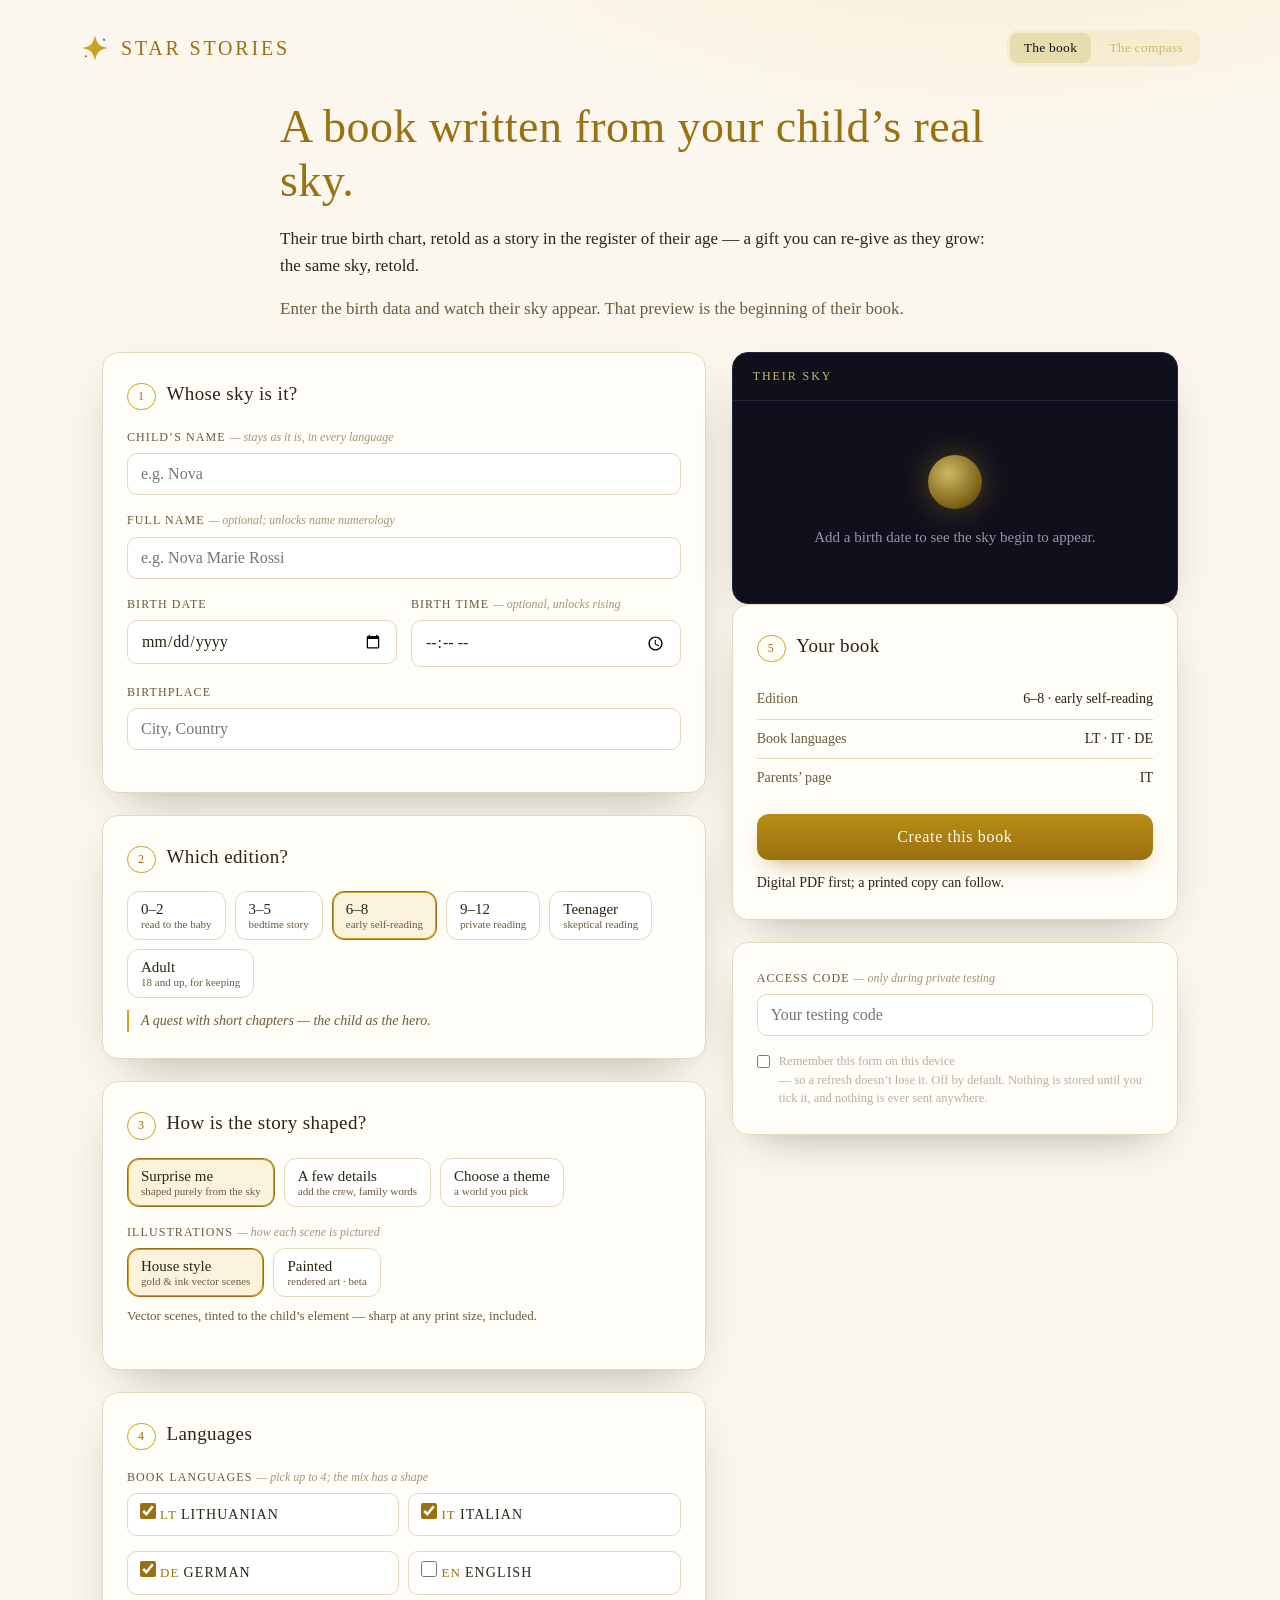
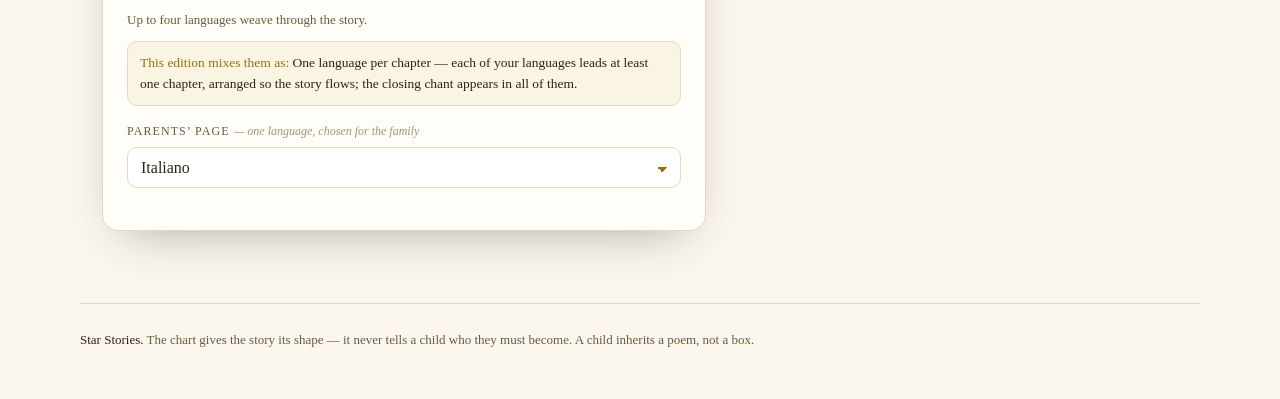
<file: index.html>
<!DOCTYPE html>
<html lang="en">
<head>
<meta charset="UTF-8">
<meta name="viewport" content="width=device-width, initial-scale=1">
<title>Star Stories — a book about your child, from their real sky</title>
<meta name="description" content="A personalized children's book generated from your child's real birth chart, written in the register of their age. Configure it and watch their sky appear.">
<link rel="icon" href="assets/favicon.svg">
<link rel="stylesheet" href="assets/styles.css">
<link rel="stylesheet" href="assets/reader.css">
<link rel="stylesheet" href="assets/poster.css">
</head>
<body>

<header class="ss-wrap ss-top">
  <div class="ss-mark">
    <svg width="30" height="30" viewBox="0 0 40 40" aria-hidden="true">
      <path fill="#c9a227" d="M20 3 C22.4 14.4 25.6 17.6 37 20 C25.6 22.4 22.4 25.6 20 37 C17.6 25.6 14.4 22.4 3 20 C14.4 17.6 17.6 14.4 20 3 Z"/>
      <circle cx="32" cy="9" r="1.6" fill="#1a9eae"/>
      <circle cx="8" cy="31" r="1.4" fill="#9a7010"/>
    </svg>
    <span class="ss-brand">Star Stories</span>
  </div>
  <nav class="ss-nav" id="ssNav">
    <button type="button" class="ss-nav-btn is-on" data-view="book">The book</button>
    <button type="button" class="ss-nav-btn" data-view="compass">The compass</button>
  </nav>
</header>

<section class="ss-wrap ss-hero">
  <div class="book-only">
    <h1>A book written from your child’s real sky.</h1>
    <p class="ss-lede">Their true birth chart, retold as a story in the register of their age —
      a gift you can re-give as they grow: the same sky, retold.</p>
    <p>Enter the birth data and watch their sky appear. That preview is the beginning of their book.</p>
  </div>
  <div class="compass-only">
    <h1>A few rules to live by, from a real sky.</h1>
    <p class="ss-lede">The same birth chart, distilled into a handful of gentle, doable rules —
      set as a poster for the wall, for one person or the whole household.</p>
    <p>Enter the birth data and watch their sky appear. It works on its own, with or without a book.</p>
  </div>
</section>

<main class="ss-wrap ss-grid">
  <!-- LEFT: the configurator -->
  <div>
    <section class="ss-card">
      <div class="ss-step"><span class="ss-step-n">1</span><h2>Whose sky is it?</h2></div>

      <div class="ss-field">
        <label for="fName">Child’s name <span class="ss-hint">— stays as it is, in every language</span></label>
        <input class="ss-input" id="fName" type="text" placeholder="e.g. Nova" autocomplete="off">
      </div>

      <div class="ss-field">
        <label for="fFullName">Full name <span class="ss-hint">— optional; unlocks name numerology</span></label>
        <input class="ss-input" id="fFullName" type="text" placeholder="e.g. Nova Marie Rossi" autocomplete="off">
      </div>

      <div class="ss-row">
        <div class="ss-field">
          <label for="fDate">Birth date</label>
          <input class="ss-input" id="fDate" type="date" min="1984-01-01" max="2050-12-31">
        </div>
        <div class="ss-field">
          <label for="fTime">Birth time <span class="ss-hint">— optional, unlocks rising</span></label>
          <input class="ss-input" id="fTime" type="time">
        </div>
      </div>

      <div class="ss-field">
        <label for="fPlace">Birthplace</label>
        <input class="ss-input" id="fPlace" type="text" placeholder="City, Country" autocomplete="off">
        <div id="placeSuggestions"></div>
      </div>
    </section>

    <section class="ss-card book-only">
      <div class="ss-step"><span class="ss-step-n">2</span><h2>Which edition?</h2></div>
      <div class="ss-chips" id="ageBands"></div>
      <p class="ss-register" id="ageRegister"></p>
      <div class="ss-field" id="formRow" style="display:none; margin-top:14px">
        <label>Form <span class="ss-hint">— how the grown reader’s piece is written</span></label>
        <div class="ss-chips" id="formChips"></div>
      </div>
    </section>

    <section class="ss-card book-only">
      <div class="ss-step"><span class="ss-step-n">3</span><h2>How is the story shaped?</h2></div>
      <div class="ss-chips" id="shapeChips"></div>
      <div class="ss-field" id="detailsFields" style="display:none; margin-top:14px">
        <label>A few details <span class="ss-hint">— optional; empty falls back to surprise</span></label>
        <input class="ss-input" id="dCrew" type="text" placeholder="The crew — siblings, friends, pets (names kept as they are)" autocomplete="off">
        <input class="ss-input" id="dWords" type="text" placeholder="Family words to keep untranslated" autocomplete="off" style="margin-top:8px">
        <input class="ss-input" id="dTreasure" type="text" placeholder="A treasured object" autocomplete="off" style="margin-top:8px">
      </div>
      <div class="ss-field" id="themeField" style="display:none; margin-top:14px">
        <label>Theme <span class="ss-hint">— a world or a value to foreground (an add-on later)</span></label>
        <input class="ss-input" id="fTheme" type="text" placeholder="e.g. the ocean, a forest, courage, kindness" autocomplete="off">
      </div>
      <div class="ss-field" style="margin-top:16px">
        <label>Illustrations <span class="ss-hint">— how each scene is pictured</span></label>
        <div class="ss-chips" id="artStyle"></div>
        <p class="ss-subnote" id="artNote">Vector scenes, tinted to the child’s element — sharp at any print size, included.</p>
      </div>
    </section>

    <!-- COMPASS: the main flow, in the left column like the book's -->
    <section class="ss-card compass-only">
      <div class="ss-step"><span class="ss-step-n">2</span><h2>The poster</h2></div>
      <p class="ss-register">A handful of gentle life-rules from the same sky, set as a poster for the wall —
        it stands on its own, with or without a book.</p>
      <div class="ss-field ss-addon-field">
        <label>Style</label>
        <div class="ss-chips ss-chips-sm" id="posterStyle"></div>
      </div>
      <div class="ss-field ss-addon-field">
        <label>Paper</label>
        <div class="ss-chips ss-chips-sm" id="posterSize"></div>
      </div>
      <div class="ss-field ss-addon-field">
        <label for="fHome">Where it will hang <span class="ss-hint">— optional, if you've moved since</span></label>
        <input class="ss-input" id="fHome" type="text" placeholder="City, Country" autocomplete="off">
      </div>
      <button class="ss-addon-link" id="ssFamilyToggle" type="button">+ make it a family compass</button>
      <div class="ss-family" id="ssFamily" style="display:none">
        <div id="ssFamilyRows"></div>
        <button class="ss-addon-link" id="ssFamilyAdd" type="button">+ add another person</button>
        <p class="ss-family-note">Each person needs a name, a birth date and their own birthplace — a family can be born in three
          different countries, and the city sets the sky. The time is optional (it adds their rising sign).
          Everyone gets the same number of rules, plus a few that hold the family together.</p>
      </div>
    </section>

    <section class="ss-card">
      <div class="ss-step"><span class="ss-step-n book-only">4</span><span class="ss-step-n compass-only">3</span><h2>Languages</h2></div>

      <div class="ss-field">
        <label><span class="book-only">Book languages</span><span class="compass-only">Language</span>
          <span class="ss-hint book-only">— pick up to 4; the mix has a shape</span>
          <span class="ss-hint compass-only">— the poster is written in the first one you pick</span></label>
        <div class="ss-langs" id="bookLangs"></div>
        <p class="ss-subnote" id="langNote">Up to four languages weave through the story.</p>
        <p class="ss-mix book-only child-only"><b>This edition mixes them as:</b> <span id="mixShape"></span></p>
      </div>

      <div class="ss-field book-only child-only">
        <label for="parentsLang">Parents’ page <span class="ss-hint">— one language, chosen for the family</span></label>
        <select class="ss-input" id="parentsLang"></select>
      </div>
    </section>
  </div>

  <!-- RIGHT: the sky + order -->
  <aside class="ss-aside">
    <div class="ss-sky-card">
      <div class="ss-sky-head">Their sky</div>
      <div id="skyPreview">
        <div class="ss-preview-empty">
          <div class="ss-empty-orb"></div>
          <p>Add a birth date to see the sky begin to appear.</p>
        </div>
      </div>
    </div>

    <!-- BOOK: the order card -->
    <section class="ss-card book-only">
      <div class="ss-step"><span class="ss-step-n">5</span><h2 id="ssCard5Title">Your book</h2></div>
      <div class="ss-summary" id="ssSummary"></div>
      <button class="ss-cta" id="ssCreate" type="button">Create this book</button>
      <p class="ss-create-note" id="ssCreateNote">Digital PDF first; a printed copy can follow.</p>
    </section>

    <section class="ss-card compass-only">
      <div class="ss-step"><h2>Your poster</h2></div>
      <div class="ss-summary" id="ssPosterSummary"></div>
      <button class="ss-cta" id="ssPosterBtn" type="button">Make the poster</button>
      <p class="ss-create-note" id="ssPosterNote">Download and print at home, or take the file to a shop.</p>
    </section>

    <!-- shared by both: access + the saved draft -->
    <section class="ss-card">
      <div class="ss-field" id="accessField">
        <label for="fAccess">Access code <span class="ss-hint">— only during private testing</span></label>
        <input class="ss-input" id="fAccess" type="text" placeholder="Your testing code" autocomplete="off">
      </div>
      <label class="ss-remember">
        <input type="checkbox" id="ssRemember">
        <span>Remember this form on this device <span class="ss-hint">— so a refresh doesn’t lose it.
          Off by default. Nothing is stored until you tick it, and nothing is ever sent anywhere.</span></span>
      </label>
      <p class="ss-subnote" id="ssForgetRow" style="display:none">
        <button class="ss-linkbtn" id="ssForget" type="button">Forget what’s saved</button></p>
    </section>
  </aside>
</main>

<footer class="ss-wrap ss-foot">
  <p><b>Star Stories.</b> The chart gives the story its shape — it never tells a child who they must become.
    A child inherits a poem, not a box.</p>
</footer>

<!-- Reader: streams the generated book, typeset in the house style -->
<div class="ss-reader" id="ssReader" aria-hidden="true">
  <div class="ss-reader-bar">
    <span class="rb-title" id="rbTitle">Your book</span>
    <span class="rb-status" id="rbStatus"></span>
    <span class="rb-modes" role="group" aria-label="Reading mode">
      <button class="rb-mode on" id="rbModePage" type="button">Turn pages</button>
      <button class="rb-mode" id="rbModeScroll" type="button">Scroll</button>
    </span>
    <span class="rb-spacer"></span>
    <button class="ss-reader-retry" id="rbDownload" type="button" style="display:none">Download book</button>
    <button class="ss-reader-retry" id="rbRetry" type="button">Rewrite</button>
    <button class="ss-reader-close" id="rbClose" type="button">Close</button>
  </div>
  <div class="ss-reader-error" id="rbError"></div>
  <!-- Continuous scroll (also the live surface while the book is being written) -->
  <article class="ss-paper" id="ssPaper"></article>
  <!-- Page-turn: filled from #ssPaper once writing finishes -->
  <div class="ss-pages" id="ssPages" style="display:none"></div>
  <div class="ss-pagenav" id="ssPageNav" style="display:none">
    <button class="rb-nav" id="rbPrev" type="button" aria-label="Previous page">‹</button>
    <span class="rb-count" id="rbCount"></span>
    <button class="rb-nav" id="rbNext" type="button" aria-label="Next page">›</button>
  </div>
</div>

<!-- Poster: the "little compass" add-on — life-rules from the same chart -->
<div class="ss-poster-overlay" id="ssPoster" aria-hidden="true">
  <div class="ss-reader-bar">
    <span class="rb-title">Little compass</span>
    <span class="rb-status" id="pbStatus"></span>
    <span class="rb-spacer"></span>
    <button class="ss-reader-retry" id="pbDownload" type="button" style="display:none">Download poster</button>
    <button class="ss-reader-retry" id="pbBehind" type="button" style="display:none">The sky behind it</button>
    <button class="ss-reader-retry" id="pbRetry" type="button">Rewrite</button>
    <button class="ss-reader-close" id="pbClose" type="button">Close</button>
  </div>
  <div class="ss-reader-error" id="pbError"></div>
  <div class="ss-poster-body" id="ssPosterBody"></div>
</div>

<!-- astronomy-engine, served from this origin rather than a CDN: a third-party
     script has full access to the page and to anything stored in the browser,
     and this page holds children's birth data. Vendored copy: v2.1.19. -->
<script src="assets/vendor/astronomy.browser.min.js"></script>
<script src="assets/js/engine.js"></script>
<script src="assets/js/sky.js"></script>
<script src="assets/js/illustrate.js"></script>
<script src="assets/js/bookexport.js"></script>
<script src="assets/js/configurator.js"></script>
<script src="assets/js/reader.js"></script>
<script src="assets/js/poster.js"></script>
</body>
</html>
</file>
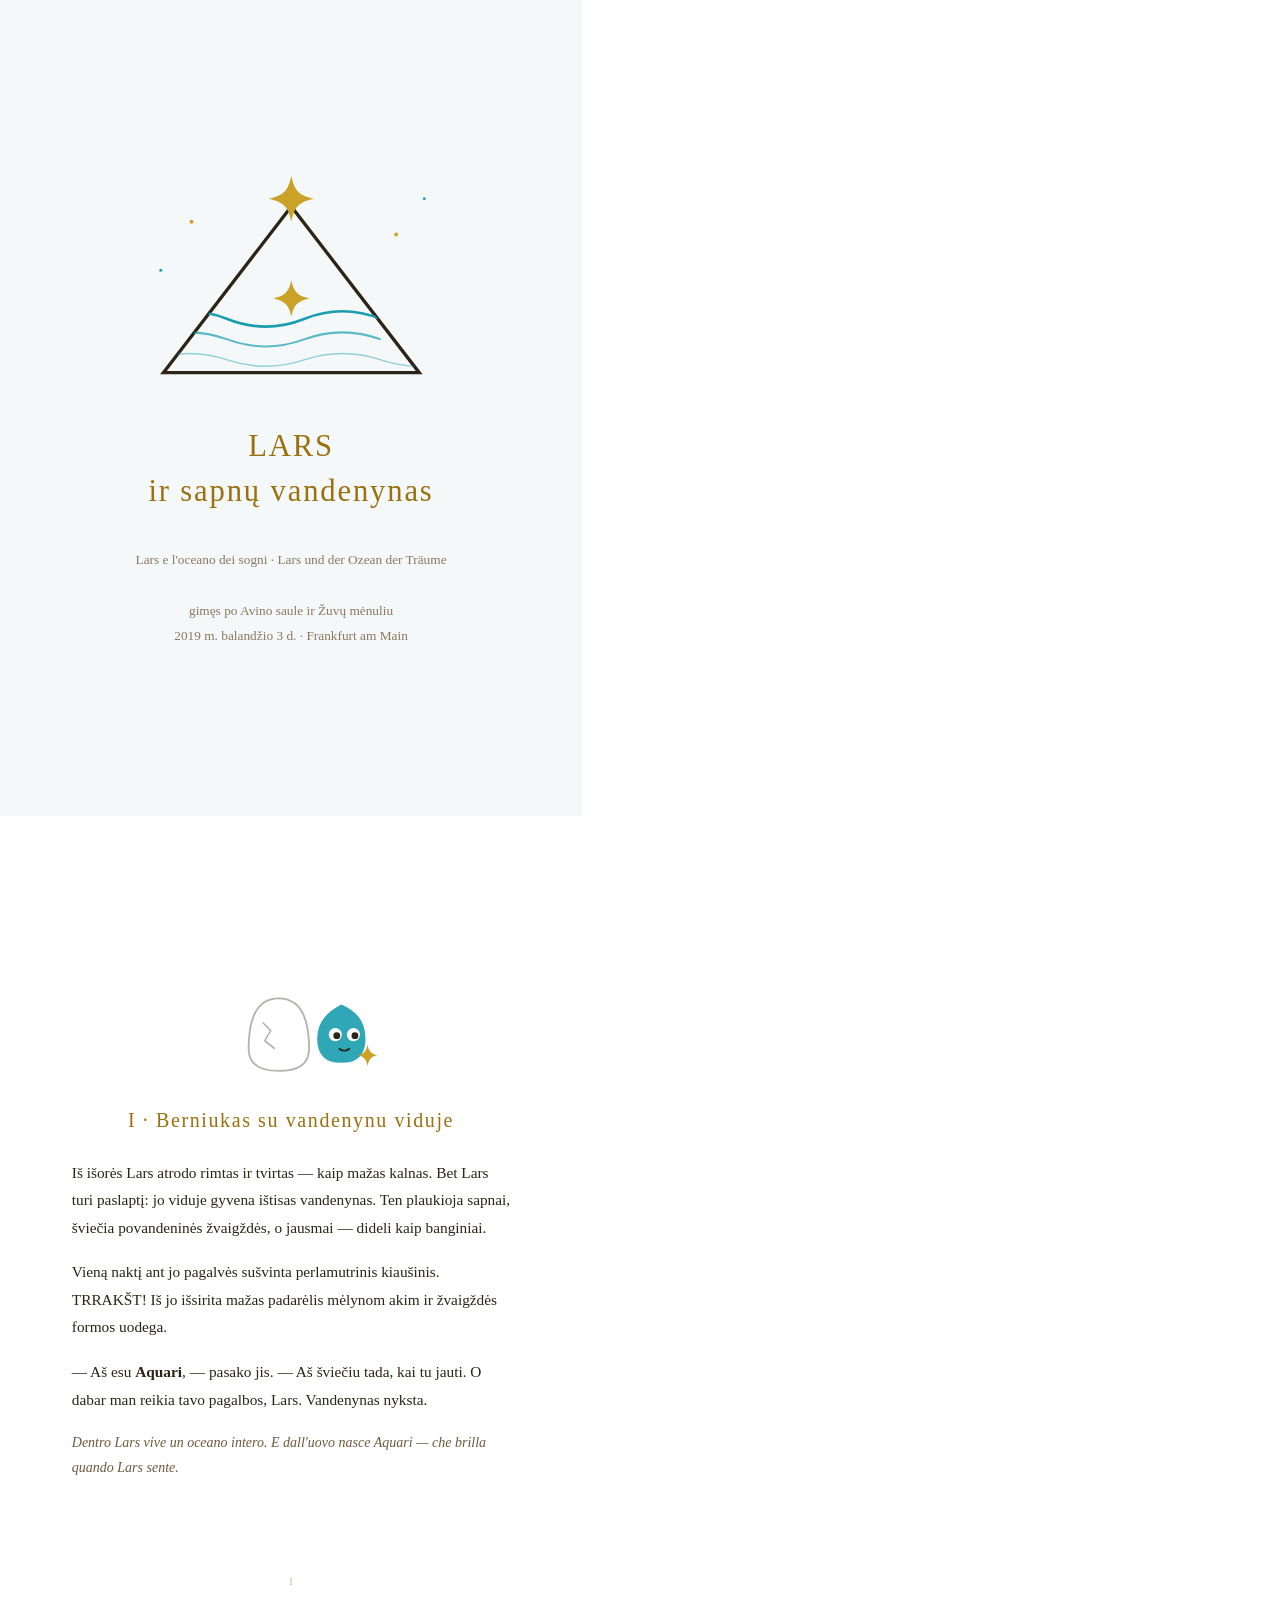
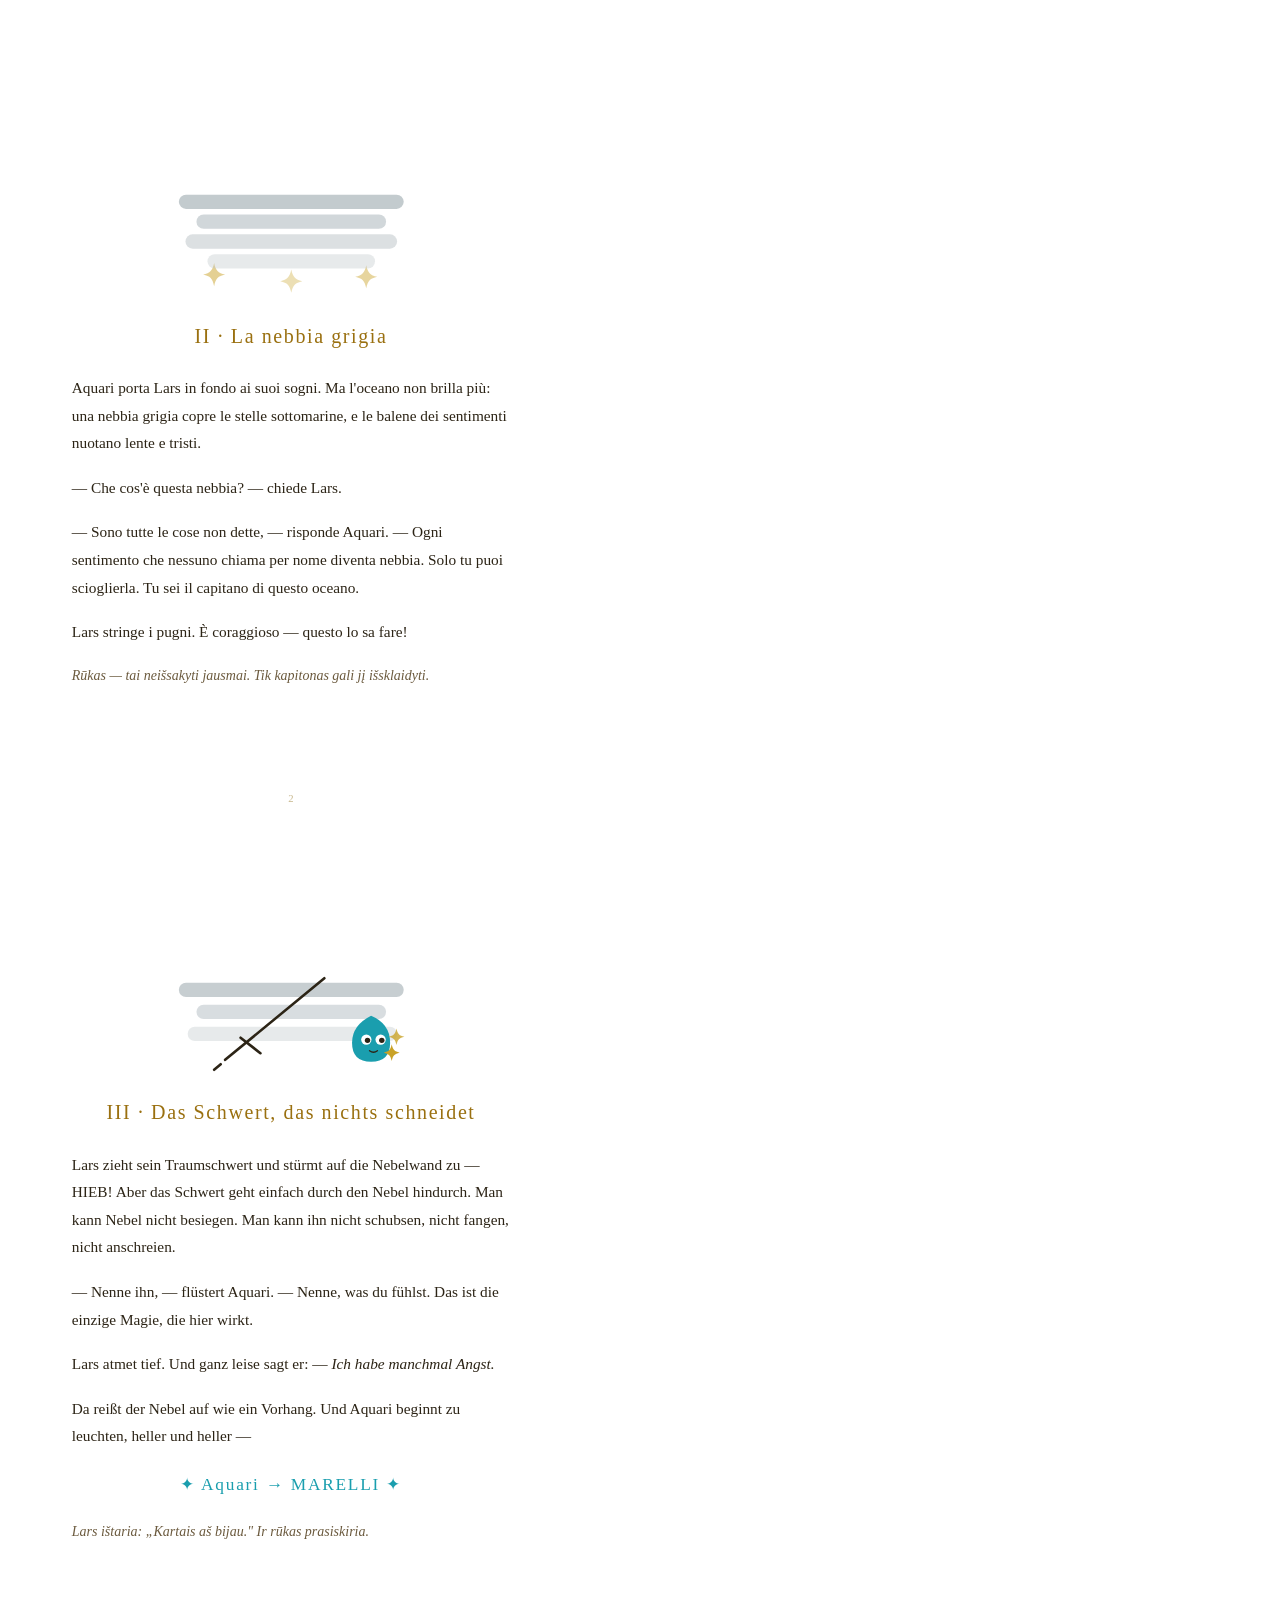
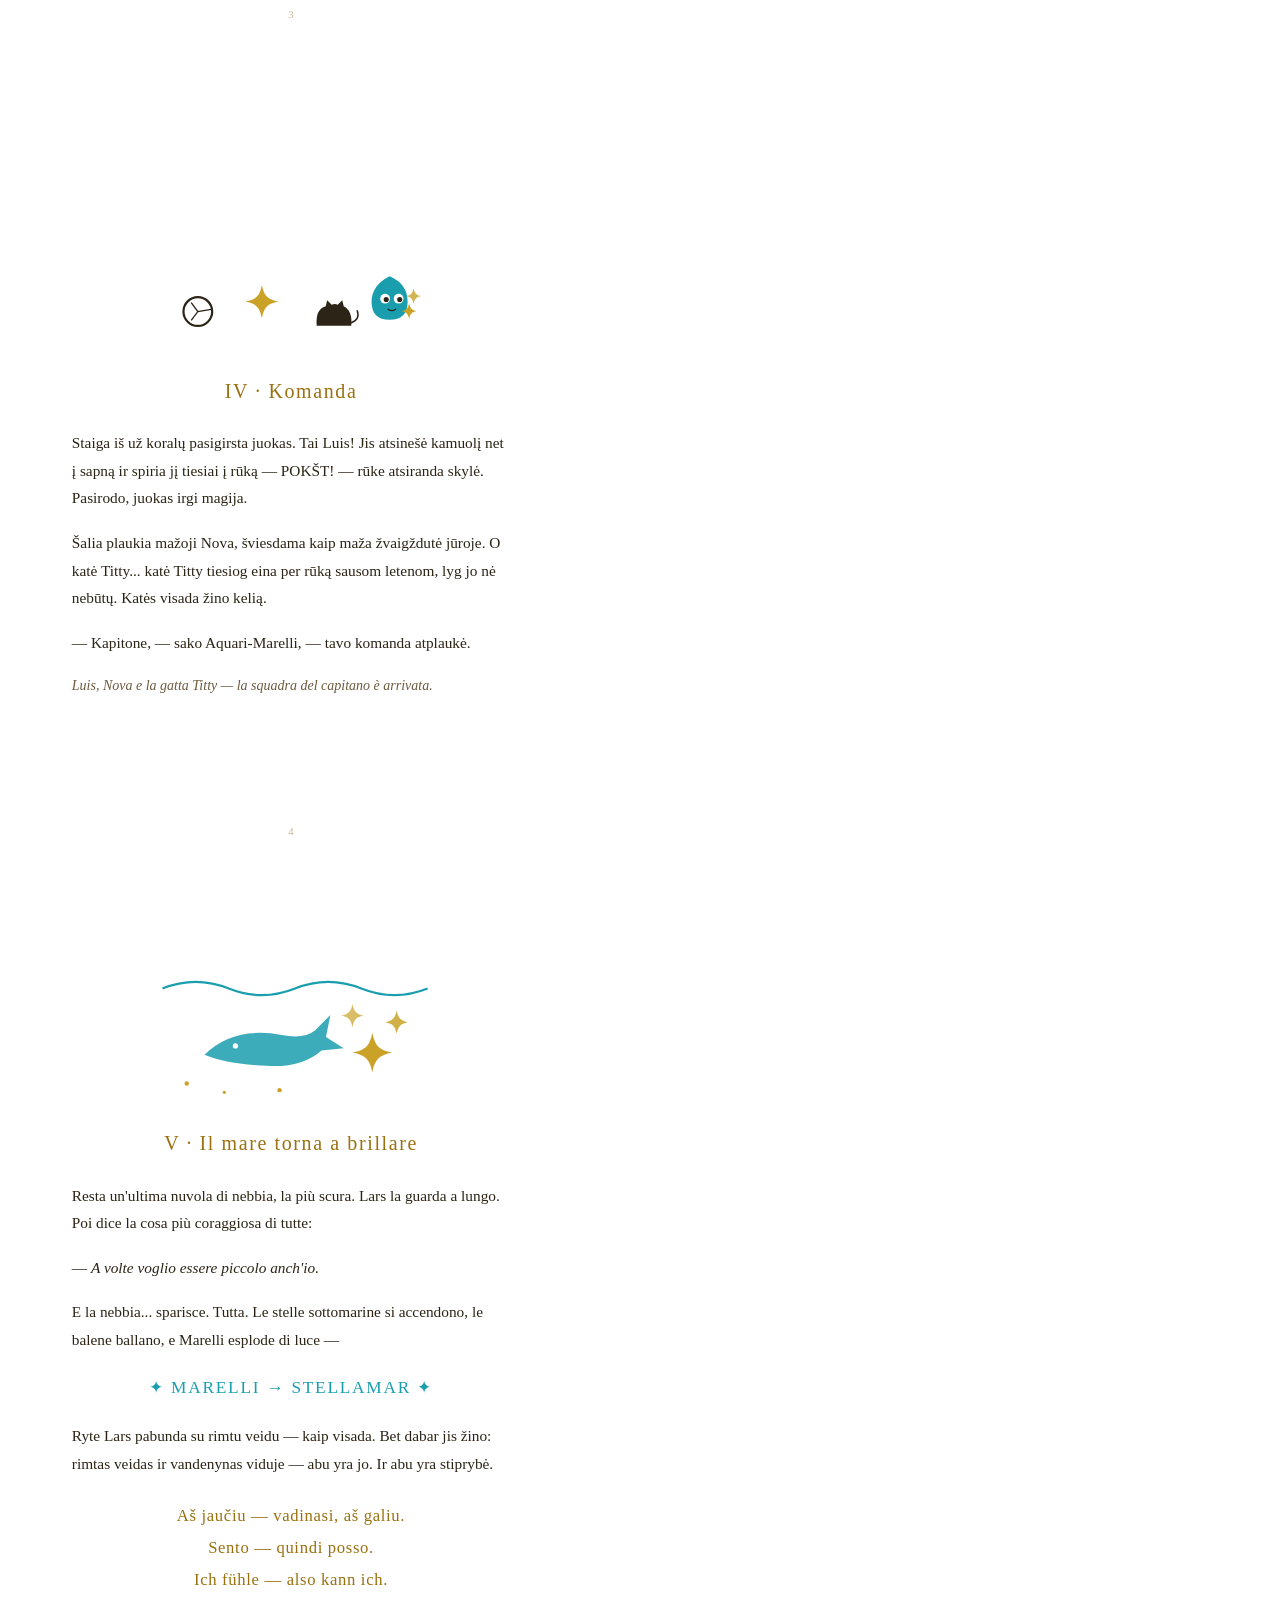
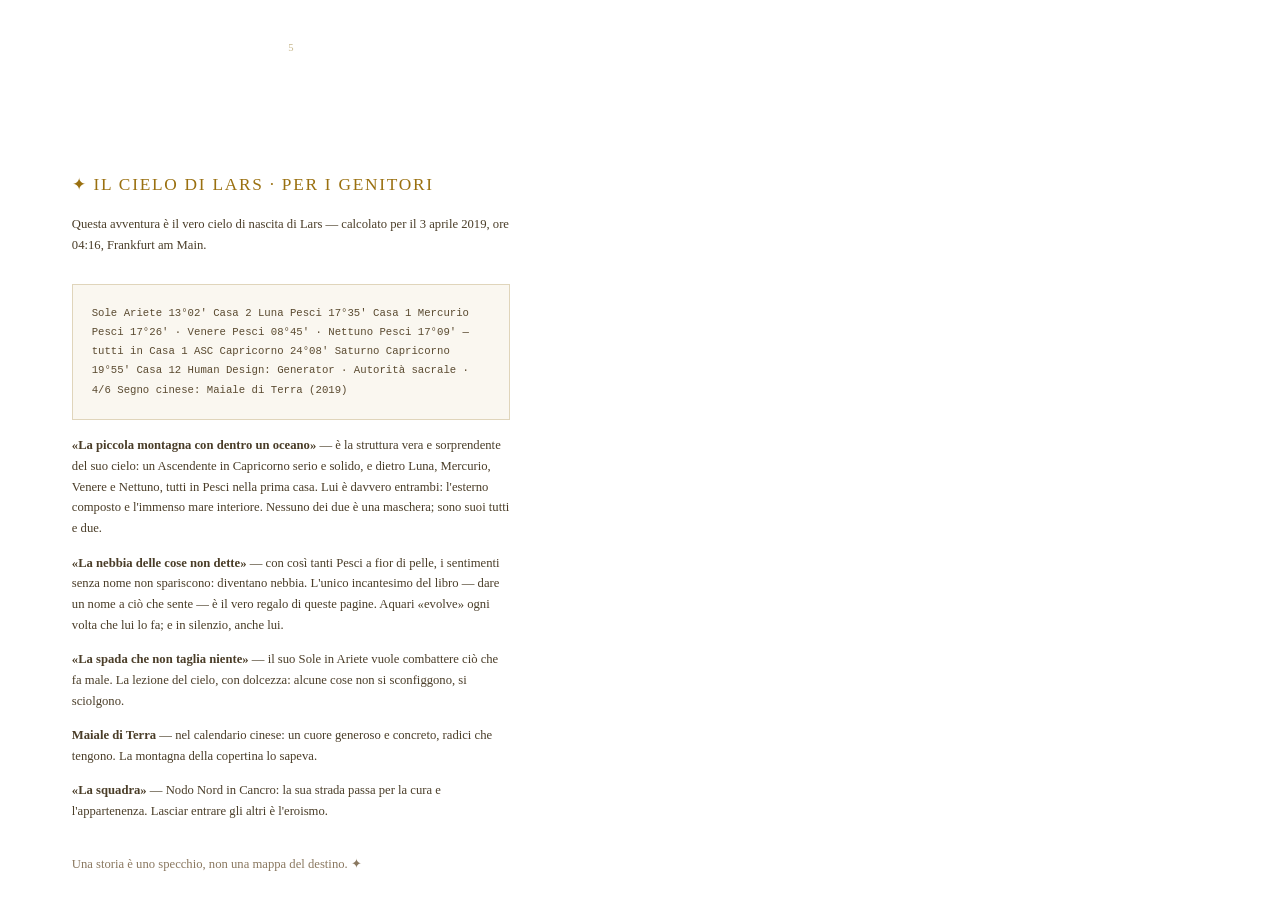
<file: books/lars-7.html>
<!DOCTYPE html>
<html lang="lt">
<head>
<meta charset="UTF-8">
<title>Lars ir sapnų vandenynas</title>
<style>
@page { size: 154mm 216mm; margin: 0; }
* { margin: 0; padding: 0; box-sizing: border-box; }
body { font-family: Georgia, 'Times New Roman', serif; color: #2c2416; background: #fff; }
.page { width: 154mm; height: 216mm; padding: 19mm; page-break-after: always; display: flex; flex-direction: column; justify-content: center; text-align: center; position: relative; overflow: hidden; }
.page:last-child { page-break-after: auto; }
.wash { position: absolute; inset: 0; background: #f4f8f8; }
h1 { font-size: 23pt; font-weight: normal; letter-spacing: 0.06em; line-height: 1.45; color: #9a7010; position: relative; }
.cover-sub { font-size: 10pt; color: #8a7860; margin-top: 9mm; line-height: 1.9; position: relative; }
.ch-title { font-size: 15pt; color: #9a7010; letter-spacing: 0.08em; margin-bottom: 7mm; position: relative; }
.scene { font-size: 11.5pt; line-height: 1.8; text-align: left; position: relative; }
.scene p { margin-bottom: 4.5mm; }
.echo { font-style: italic; color: #6b5a3e; font-size: 10.5pt; }
.spell { text-align: center; font-size: 12.5pt; color: #9a7010; letter-spacing: 0.04em; margin: 6mm 0; line-height: 1.9; }
.evolve { text-align: center; font-size: 13pt; color: #1a9eae; margin: 5mm 0; letter-spacing: 0.1em; }
.art { margin: 0 auto 7mm; position: relative; }
.spread-num { position: absolute; bottom: 12mm; font-size: 8pt; color: #c9b98f; left: 0; right: 0; text-align: center; }
.parents { text-align: left; justify-content: flex-start; padding-top: 20mm; }
.parents h2 { font-size: 13pt; color: #9a7010; letter-spacing: 0.1em; margin-bottom: 5mm; text-transform: uppercase; font-weight: normal; }
.parents p { font-size: 9.5pt; line-height: 1.65; margin-bottom: 3.5mm; color: #4a3d28; }
.chart { font-family: 'Courier New', monospace; font-size: 8pt; line-height: 1.8; background: #faf7f0; border: 0.5pt solid #e0d5bb; padding: 5mm; margin: 4mm 0; color: #5a4a30; }
svg { display: block; margin: 0 auto; }
.gold { fill: #c9a227; } .goldln { stroke: #c9a227; fill: none; }
.ink { fill: #2c2416; } .inkln { stroke: #2c2416; fill: none; }
.teal { fill: #1a9eae; } .tealln { stroke: #1a9eae; fill: none; }
.fog { fill: #b9c2c6; }
</style>
</head>
<body>

<!-- COVER : the mountain with an ocean inside -->
<div class="page">
  <div class="wash"></div>
  <svg class="art" width="88mm" viewBox="0 0 260 180">
    <path class="inkln" stroke-width="2.6" d="M30 160 L130 30 L230 160 Z"/>
    <clipPath id="mclip"><path d="M30 160 L130 30 L230 160 Z"/></clipPath>
    <g clip-path="url(#mclip)">
      <path class="tealln" stroke-width="2" d="M20 118 Q50 106 80 118 T140 118 T200 118 T260 118"/>
      <path class="tealln" stroke-width="1.6" opacity="0.7" d="M20 134 Q50 123 80 134 T140 134 T200 134"/>
      <path class="tealln" stroke-width="1.2" opacity="0.45" d="M20 150 Q50 140 80 150 T140 150 T200 150 T260 150"/>
      <path class="gold" d="M130 88 C132 97 135 100 144 102 C135 104 132 107 130 116 C128 107 125 104 116 102 C125 100 128 97 130 88 Z"/>
    </g>
    <path class="gold" d="M130 6 C132.5 18 136 21.5 148 24 C136 26.5 132.5 30 130 42 C127.5 30 124 26.5 112 24 C124 21.5 127.5 18 130 6 Z"/>
    <circle cx="52" cy="42" r="1.5" class="gold"/><circle cx="212" cy="52" r="1.5" class="gold"/>
    <circle cx="234" cy="24" r="1.1" class="teal"/><circle cx="28" cy="80" r="1.2" class="teal"/>
  </svg>
  <h1>LARS<br>ir sapnų vandenynas</h1>
  <div class="cover-sub">
    Lars e l'oceano dei sogni · Lars und der Ozean der Träume<br><br>
    gimęs po Avino saule ir Žuvų mėnuliu<br>
    2019&nbsp;m. balandžio&nbsp;3&nbsp;d. · Frankfurt am Main
  </div>
</div>

<!-- CH 1 · LT : the egg hatches — Aquari -->
<div class="page">
  <svg class="art" width="64mm" viewBox="0 0 240 130">
    <path class="inkln" stroke-width="1.8" d="M78 96 Q78 46 108 46 Q138 46 138 96 Q138 118 108 118 Q78 118 78 96 Z" opacity="0.35"/>
    <path class="inkln" stroke-width="1.6" d="M92 70 L100 78 L94 88 L104 96" opacity="0.35"/>
    <g transform="translate(150 52)">
      <path class="teal" d="M20 0 Q44 10 44 34 Q44 58 20 58 Q-4 58 -4 34 Q-4 12 20 0 Z" opacity="0.9"/>
      <circle cx="14" cy="30" r="6.5" fill="#fff"/><circle cx="15.5" cy="31" r="3.4" class="ink"/>
      <circle cx="32" cy="30" r="6.5" fill="#fff"/><circle cx="33.5" cy="31" r="3.4" class="ink"/>
      <path class="inkln" stroke-width="1.6" stroke-linecap="round" d="M18 44 Q23 48 28 44"/>
      <path class="gold" d="M46 40 C47.5 47 49.5 49 56 50.5 C49.5 52 47.5 54 46 61 C44.5 54 42.5 52 36 50.5 C42.5 49 44.5 47 46 40 Z"/>
    </g>
  </svg>
  <div class="ch-title">I · Berniukas su vandenynu viduje</div>
  <div class="scene">
    <p>Iš išorės Lars atrodo rimtas ir tvirtas — kaip mažas kalnas. Bet Lars turi paslaptį: jo viduje gyvena ištisas vandenynas. Ten plaukioja sapnai, šviečia povandeninės žvaigždės, o jausmai — dideli kaip banginiai.</p>
    <p>Vieną naktį ant jo pagalvės sušvinta perlamutrinis kiaušinis. TRRAKŠT! Iš jo išsirita mažas padarėlis mėlynom akim ir žvaigždės formos uodega.</p>
    <p>— Aš esu <strong>Aquari</strong>, — pasako jis. — Aš šviečiu tada, kai tu jauti. O dabar man reikia tavo pagalbos, Lars. Vandenynas nyksta.</p>
    <p class="echo">Dentro Lars vive un oceano intero. E dall'uovo nasce Aquari — che brilla quando Lars sente.</p>
  </div>
  <div class="spread-num">1</div>
</div>

<!-- CH 2 · IT : the grey fog -->
<div class="page">
  <svg class="art" width="70mm" viewBox="0 0 240 110">
    <path class="gold" d="M50 78 C51.5 85 53.5 87 60 88.5 C53.5 90 51.5 92 50 99 C48.5 92 46.5 90 40 88.5 C46.5 87 48.5 85 50 78 Z" opacity="0.5"/>
    <path class="gold" d="M120 84 C121.5 91 123.5 93 130 94.5 C123.5 96 121.5 98 120 105 C118.5 98 116.5 96 110 94.5 C116.5 93 118.5 91 120 84 Z" opacity="0.35"/>
    <path class="gold" d="M188 80 C189.5 87 191.5 89 198 90.5 C191.5 92 189.5 94 188 101 C186.5 94 184.5 92 178 90.5 C184.5 89 186.5 87 188 80 Z" opacity="0.45"/>
    <g>
      <rect x="18" y="16" width="204" height="13" rx="6.5" class="fog" opacity="0.85"/>
      <rect x="34" y="34" width="172" height="13" rx="6.5" class="fog" opacity="0.65"/>
      <rect x="24" y="52" width="192" height="13" rx="6.5" class="fog" opacity="0.5"/>
      <rect x="44" y="70" width="152" height="13" rx="6.5" class="fog" opacity="0.35"/>
    </g>
  </svg>
  <div class="ch-title">II · La nebbia grigia</div>
  <div class="scene">
    <p>Aquari porta Lars in fondo ai suoi sogni. Ma l'oceano non brilla più: una nebbia grigia copre le stelle sottomarine, e le balene dei sentimenti nuotano lente e tristi.</p>
    <p>— Che cos'è questa nebbia? — chiede Lars.</p>
    <p>— Sono tutte le cose non dette, — risponde Aquari. — Ogni sentimento che nessuno chiama per nome diventa nebbia. Solo tu puoi scioglierla. Tu sei il capitano di questo oceano.</p>
    <p>Lars stringe i pugni. È coraggioso — questo lo sa fare!</p>
    <p class="echo">Rūkas — tai neišsakyti jausmai. Tik kapitonas gali jį išsklaidyti.</p>
  </div>
  <div class="spread-num">2</div>
</div>

<!-- CH 3 · DE : the sword that cuts nothing -->
<div class="page">
  <svg class="art" width="70mm" viewBox="0 0 240 110">
    <rect x="18" y="26" width="204" height="13" rx="6.5" class="fog" opacity="0.8"/>
    <rect x="34" y="46" width="172" height="13" rx="6.5" class="fog" opacity="0.55"/>
    <rect x="26" y="66" width="190" height="13" rx="6.5" class="fog" opacity="0.35"/>
    <g class="inkln" stroke-width="2.4" stroke-linecap="round">
      <path d="M60 96 L150 22"/>
      <path d="M74 76 L92 90"/>
      <path d="M56 100 L50 105"/>
    </g>
    <g transform="translate(178 56) scale(0.72)">
      <path class="teal" d="M20 0 Q44 10 44 34 Q44 58 20 58 Q-4 58 -4 34 Q-4 12 20 0 Z"/>
      <circle cx="14" cy="30" r="6.5" fill="#fff"/><circle cx="15.5" cy="31" r="3.4" class="ink"/>
      <circle cx="32" cy="30" r="6.5" fill="#fff"/><circle cx="33.5" cy="31" r="3.4" class="ink"/>
      <path class="inkln" stroke-width="1.6" stroke-linecap="round" d="M18 44 Q23 48 28 44"/>
      <path class="gold" d="M46 36 C47.5 43 49.5 45 56 46.5 C49.5 48 47.5 50 46 57 C44.5 50 42.5 48 36 46.5 C42.5 45 44.5 43 46 36 Z"/>
      <path class="gold" d="M52 16 C53.5 23 55.5 25 62 26.5 C55.5 28 53.5 30 52 37 C50.5 30 48.5 28 42 26.5 C48.5 25 50.5 23 52 16 Z" opacity="0.8"/>
    </g>
  </svg>
  <div class="ch-title">III · Das Schwert, das nichts schneidet</div>
  <div class="scene">
    <p>Lars zieht sein Traumschwert und stürmt auf die Nebelwand zu — HIEB! Aber das Schwert geht einfach durch den Nebel hindurch. Man kann Nebel nicht besiegen. Man kann ihn nicht schubsen, nicht fangen, nicht anschreien.</p>
    <p>— Nenne ihn, — flüstert Aquari. — Nenne, was du fühlst. Das ist die einzige Magie, die hier wirkt.</p>
    <p>Lars atmet tief. Und ganz leise sagt er: — <em>Ich habe manchmal Angst.</em></p>
    <p>Da reißt der Nebel auf wie ein Vorhang. Und Aquari beginnt zu leuchten, heller und heller —</p>
    <div class="evolve">✦ Aquari → MARELLI ✦</div>
    <p class="echo">Lars ištaria: „Kartais aš bijau." Ir rūkas prasiskiria.</p>
  </div>
  <div class="spread-num">3</div>
</div>

<!-- CH 4 · LT : the crew -->
<div class="page">
  <svg class="art" width="76mm" viewBox="0 0 260 110">
    <circle cx="46" cy="72" r="13" fill="#fff" class="inkln" stroke-width="2"/>
    <path class="inkln" stroke-width="1.2" d="M40 64 L46 72 L40 80 M46 72 L58 70"/>
    <path class="gold" d="M104 48 C106 58 109 61 119 63 C109 65 106 68 104 78 C102 68 99 65 89 63 C99 61 102 58 104 48 Z"/>
    <g class="ink" transform="translate(140 44) scale(0.68)">
      <path d="M20 60 Q18 38 32 34 L34 26 L40 32 Q44 30 48 32 L54 26 L56 34 Q68 40 66 60 Z"/>
      <path class="inkln" stroke-width="2" stroke-linecap="round" d="M66 56 Q78 52 74 40" fill="none"/>
    </g>
    <g transform="translate(206 40) scale(0.68)">
      <path class="teal" d="M20 0 Q44 10 44 34 Q44 58 20 58 Q-4 58 -4 34 Q-4 12 20 0 Z"/>
      <circle cx="14" cy="30" r="6.5" fill="#fff"/><circle cx="15.5" cy="31" r="3.4" class="ink"/>
      <circle cx="32" cy="30" r="6.5" fill="#fff"/><circle cx="33.5" cy="31" r="3.4" class="ink"/>
      <path class="inkln" stroke-width="1.6" stroke-linecap="round" d="M18 44 Q23 48 28 44"/>
      <path class="gold" d="M46 36 C47.5 43 49.5 45 56 46.5 C49.5 48 47.5 50 46 57 C44.5 50 42.5 48 36 46.5 C42.5 45 44.5 43 46 36 Z"/>
      <path class="gold" d="M52 16 C53.5 23 55.5 25 62 26.5 C55.5 28 53.5 30 52 37 C50.5 30 48.5 28 42 26.5 C48.5 25 50.5 23 52 16 Z" opacity="0.8"/>
    </g>
  </svg>
  <div class="ch-title">IV · Komanda</div>
  <div class="scene">
    <p>Staiga iš už koralų pasigirsta juokas. Tai Luis! Jis atsinešė kamuolį net į sapną ir spiria jį tiesiai į rūką — POKŠT! — rūke atsiranda skylė. Pasirodo, juokas irgi magija.</p>
    <p>Šalia plaukia mažoji Nova, šviesdama kaip maža žvaigždutė jūroje. O katė Titty... katė Titty tiesiog eina per rūką sausom letenom, lyg jo nė nebūtų. Katės visada žino kelią.</p>
    <p>— Kapitone, — sako Aquari-Marelli, — tavo komanda atplaukė.</p>
    <p class="echo">Luis, Nova e la gatta Titty — la squadra del capitano è arrivata.</p>
  </div>
  <div class="spread-num">4</div>
</div>

<!-- CH 5 · IT/ALL : the sea shines again -->
<div class="page">
  <svg class="art" width="76mm" viewBox="0 0 260 130">
    <path class="tealln" stroke-width="2" d="M14 24 Q44 12 74 24 T134 24 T194 24 T254 24"/>
    <g class="ink">
      <path class="teal" d="M52 84 Q78 58 122 66 Q142 70 152 62 L166 48 L162 68 L178 78 L158 80 Q140 96 108 94 Q70 92 52 84 Z" opacity="0.85"/>
      <circle cx="80" cy="76" r="2.4" fill="#fff"/>
    </g>
    <path class="gold" d="M204 64 C206.5 76 210 79.5 222 82 C210 84.5 206.5 88 204 100 C201.5 88 198 84.5 186 82 C198 79.5 201.5 76 204 64 Z"/>
    <path class="gold" d="M226 44 C227.5 51 229.5 53 236 54.5 C229.5 56 227.5 58 226 65 C224.5 58 222.5 56 216 54.5 C222.5 53 224.5 51 226 44 Z" opacity="0.85"/>
    <path class="gold" d="M186 38 C187.5 45 189.5 47 196 48.5 C189.5 50 187.5 52 186 59 C184.5 52 182.5 50 176 48.5 C182.5 47 184.5 45 186 38 Z" opacity="0.7"/>
    <circle cx="36" cy="110" r="2" class="gold"/><circle cx="120" cy="116" r="2" class="gold"/><circle cx="70" cy="118" r="1.5" class="gold"/>
  </svg>
  <div class="ch-title">V · Il mare torna a brillare</div>
  <div class="scene">
    <p>Resta un'ultima nuvola di nebbia, la più scura. Lars la guarda a lungo. Poi dice la cosa più coraggiosa di tutte:</p>
    <p>— <em>A volte voglio essere piccolo anch'io.</em></p>
    <p>E la nebbia... sparisce. Tutta. Le stelle sottomarine si accendono, le balene ballano, e Marelli esplode di luce —</p>
    <div class="evolve">✦ MARELLI → STELLAMAR ✦</div>
    <p>Ryte Lars pabunda su rimtu veidu — kaip visada. Bet dabar jis žino: rimtas veidas ir vandenynas viduje — abu yra jo. Ir abu yra stiprybė.</p>
    <div class="spell">Aš jaučiu — vadinasi, aš galiu.<br>Sento — quindi posso.<br>Ich fühle — also kann ich.</div>
  </div>
  <div class="spread-num">5</div>
</div>

<!-- PARENTS (Italiano) -->
<div class="page parents">
  <h2>✦ Il cielo di Lars · Per i genitori</h2>
  <p>Questa avventura è il vero cielo di nascita di Lars — calcolato per il 3 aprile 2019, ore 04:16, Frankfurt am Main.</p>
  <div class="chart">Sole     Ariete 13°02′     Casa 2
Luna     Pesci 17°35′      Casa 1
Mercurio Pesci 17°26′ · Venere Pesci 08°45′ · Nettuno Pesci 17°09′ — tutti in Casa 1
ASC      Capricorno 24°08′
Saturno  Capricorno 19°55′  Casa 12
Human Design: Generator · Autorità sacrale · 4/6
Segno cinese: Maiale di Terra (2019)</div>
  <p><strong>«La piccola montagna con dentro un oceano»</strong> — è la struttura vera e sorprendente del suo cielo: un Ascendente in Capricorno serio e solido, e dietro Luna, Mercurio, Venere e Nettuno, tutti in Pesci nella prima casa. Lui è davvero entrambi: l'esterno composto e l'immenso mare interiore. Nessuno dei due è una maschera; sono suoi tutti e due.</p>
  <p><strong>«La nebbia delle cose non dette»</strong> — con così tanti Pesci a fior di pelle, i sentimenti senza nome non spariscono: diventano nebbia. L'unico incantesimo del libro — dare un nome a ciò che sente — è il vero regalo di queste pagine. Aquari «evolve» ogni volta che lui lo fa; e in silenzio, anche lui.</p>
  <p><strong>«La spada che non taglia niente»</strong> — il suo Sole in Ariete vuole combattere ciò che fa male. La lezione del cielo, con dolcezza: alcune cose non si sconfiggono, si sciolgono.</p>
  <p><strong>Maiale di Terra</strong> — nel calendario cinese: un cuore generoso e concreto, radici che tengono. La montagna della copertina lo sapeva.</p>
  <p><strong>«La squadra»</strong> — Nodo Nord in Cancro: la sua strada passa per la cura e l'appartenenza. Lasciar entrare gli altri è l'eroismo.</p>
  <p style="margin-top:5mm;color:#8a7860;">Una storia è uno specchio, non una mappa del destino. ✦</p>
</div>

</body>
</html>
</file>
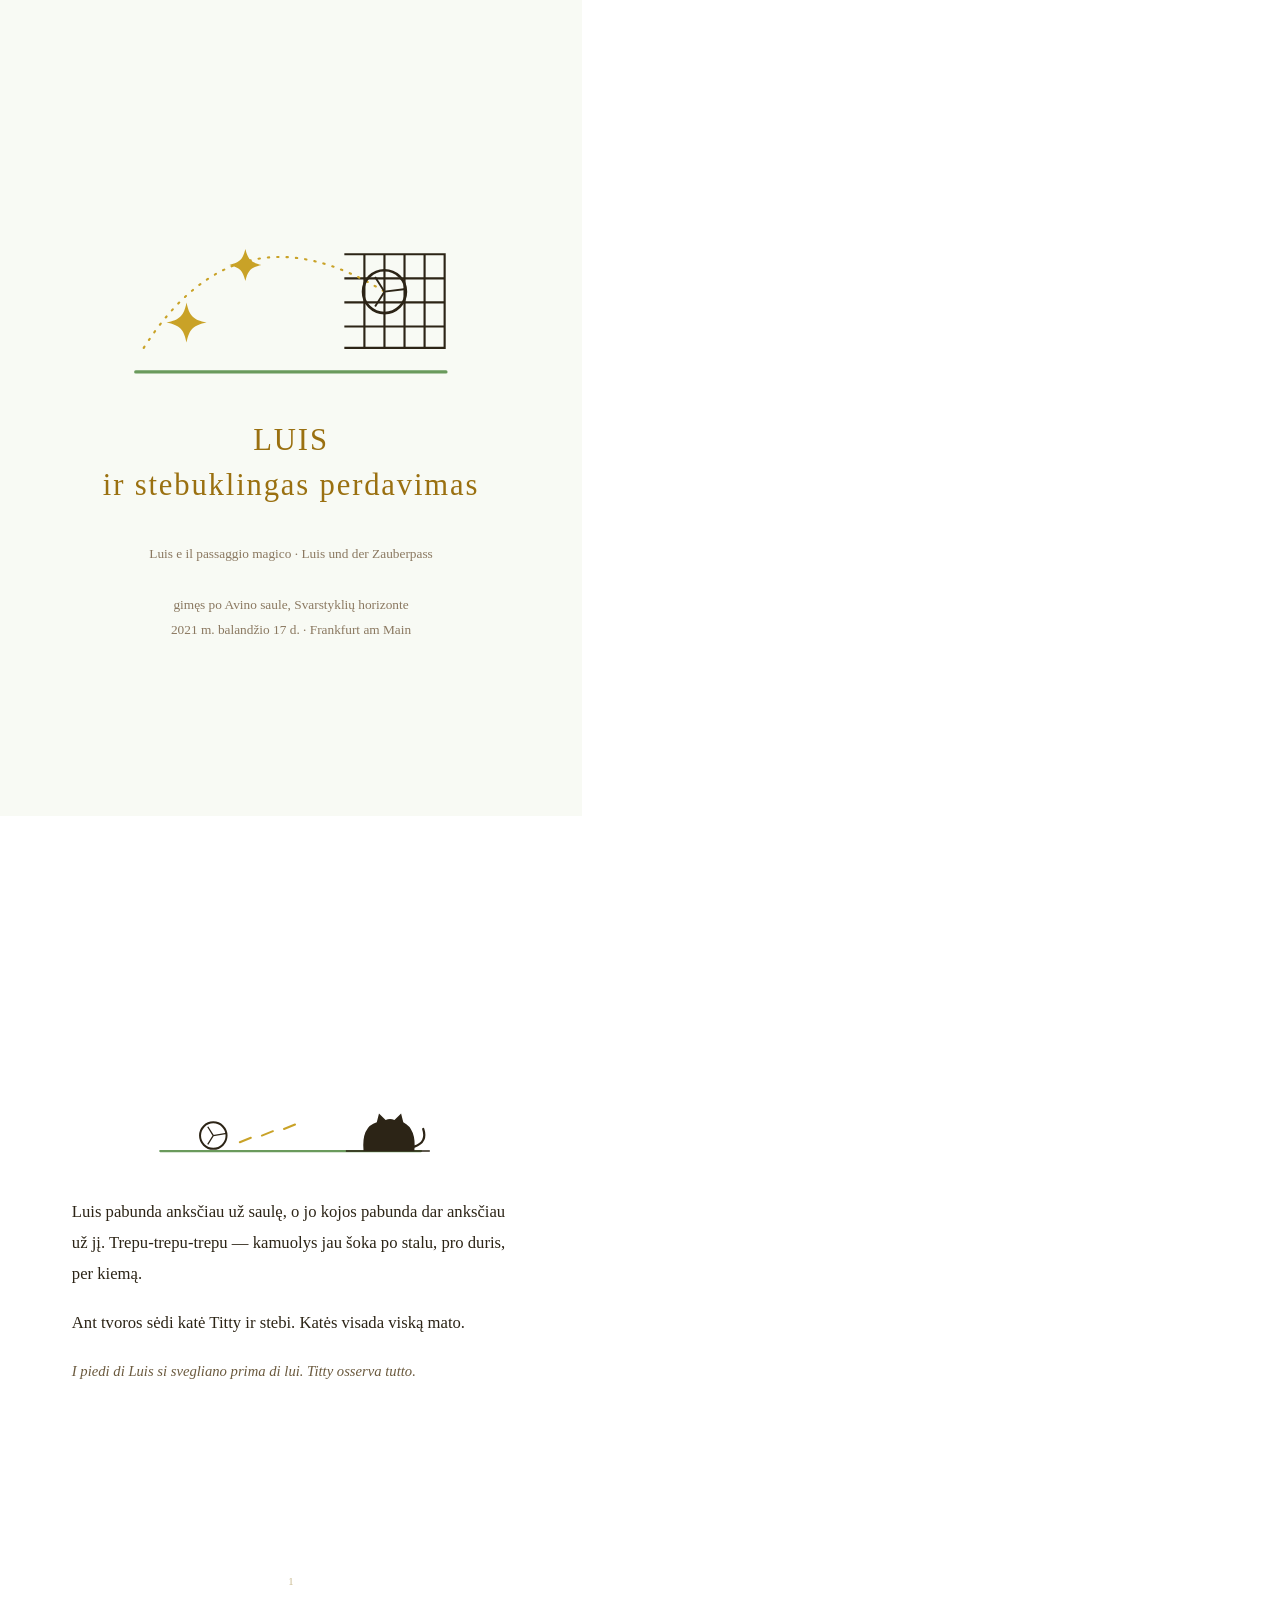
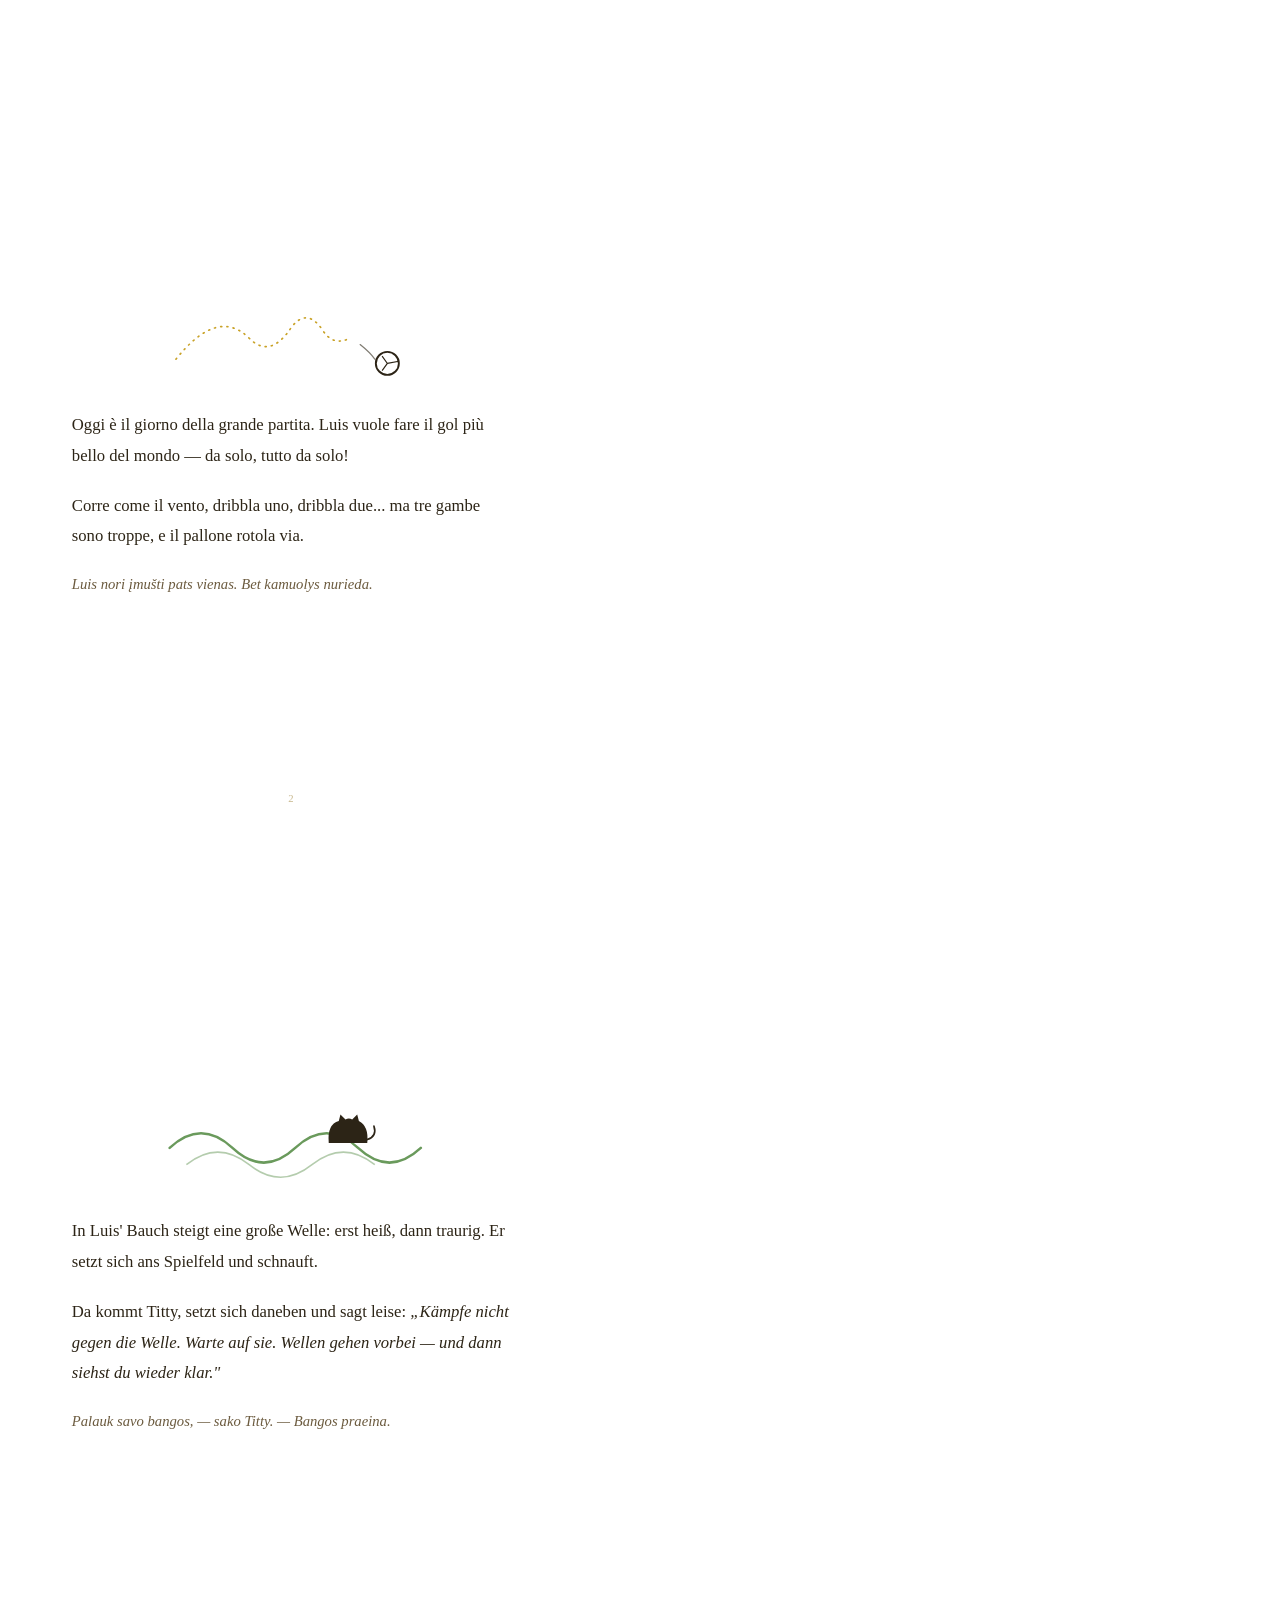
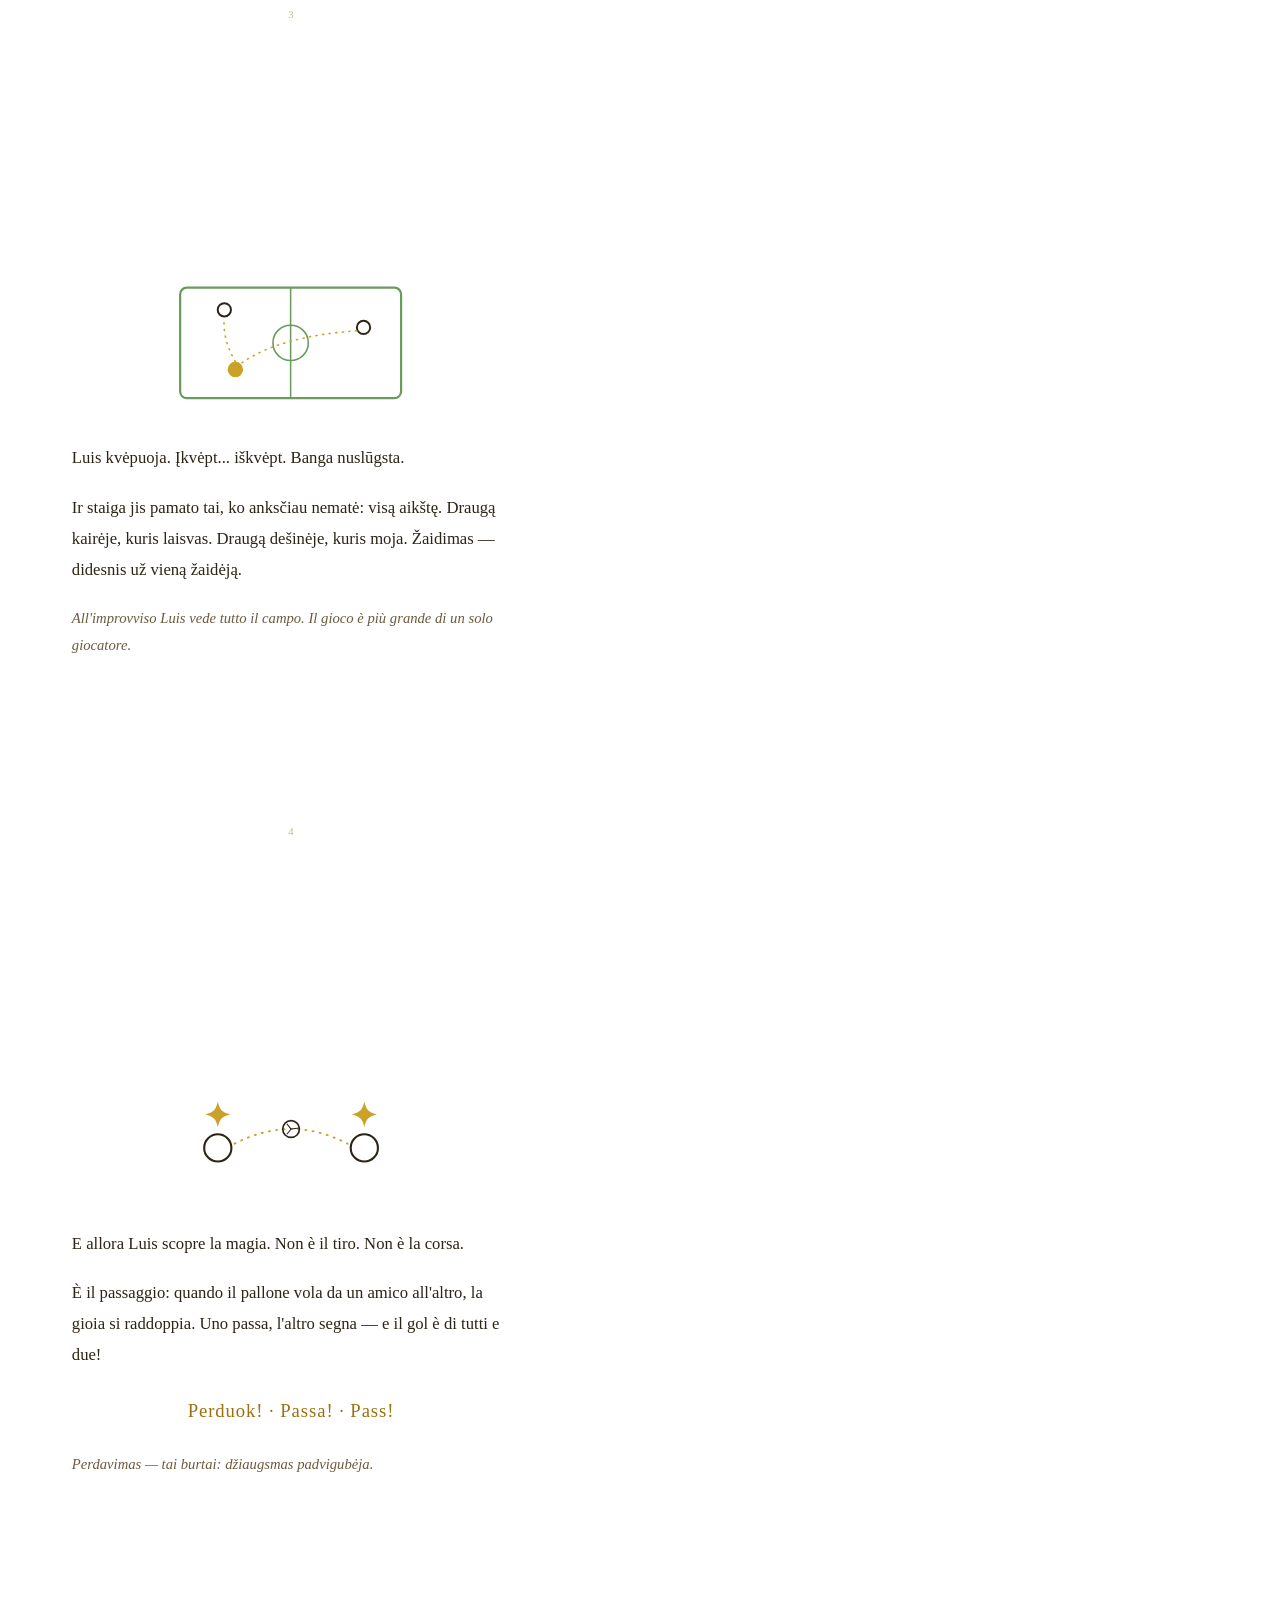
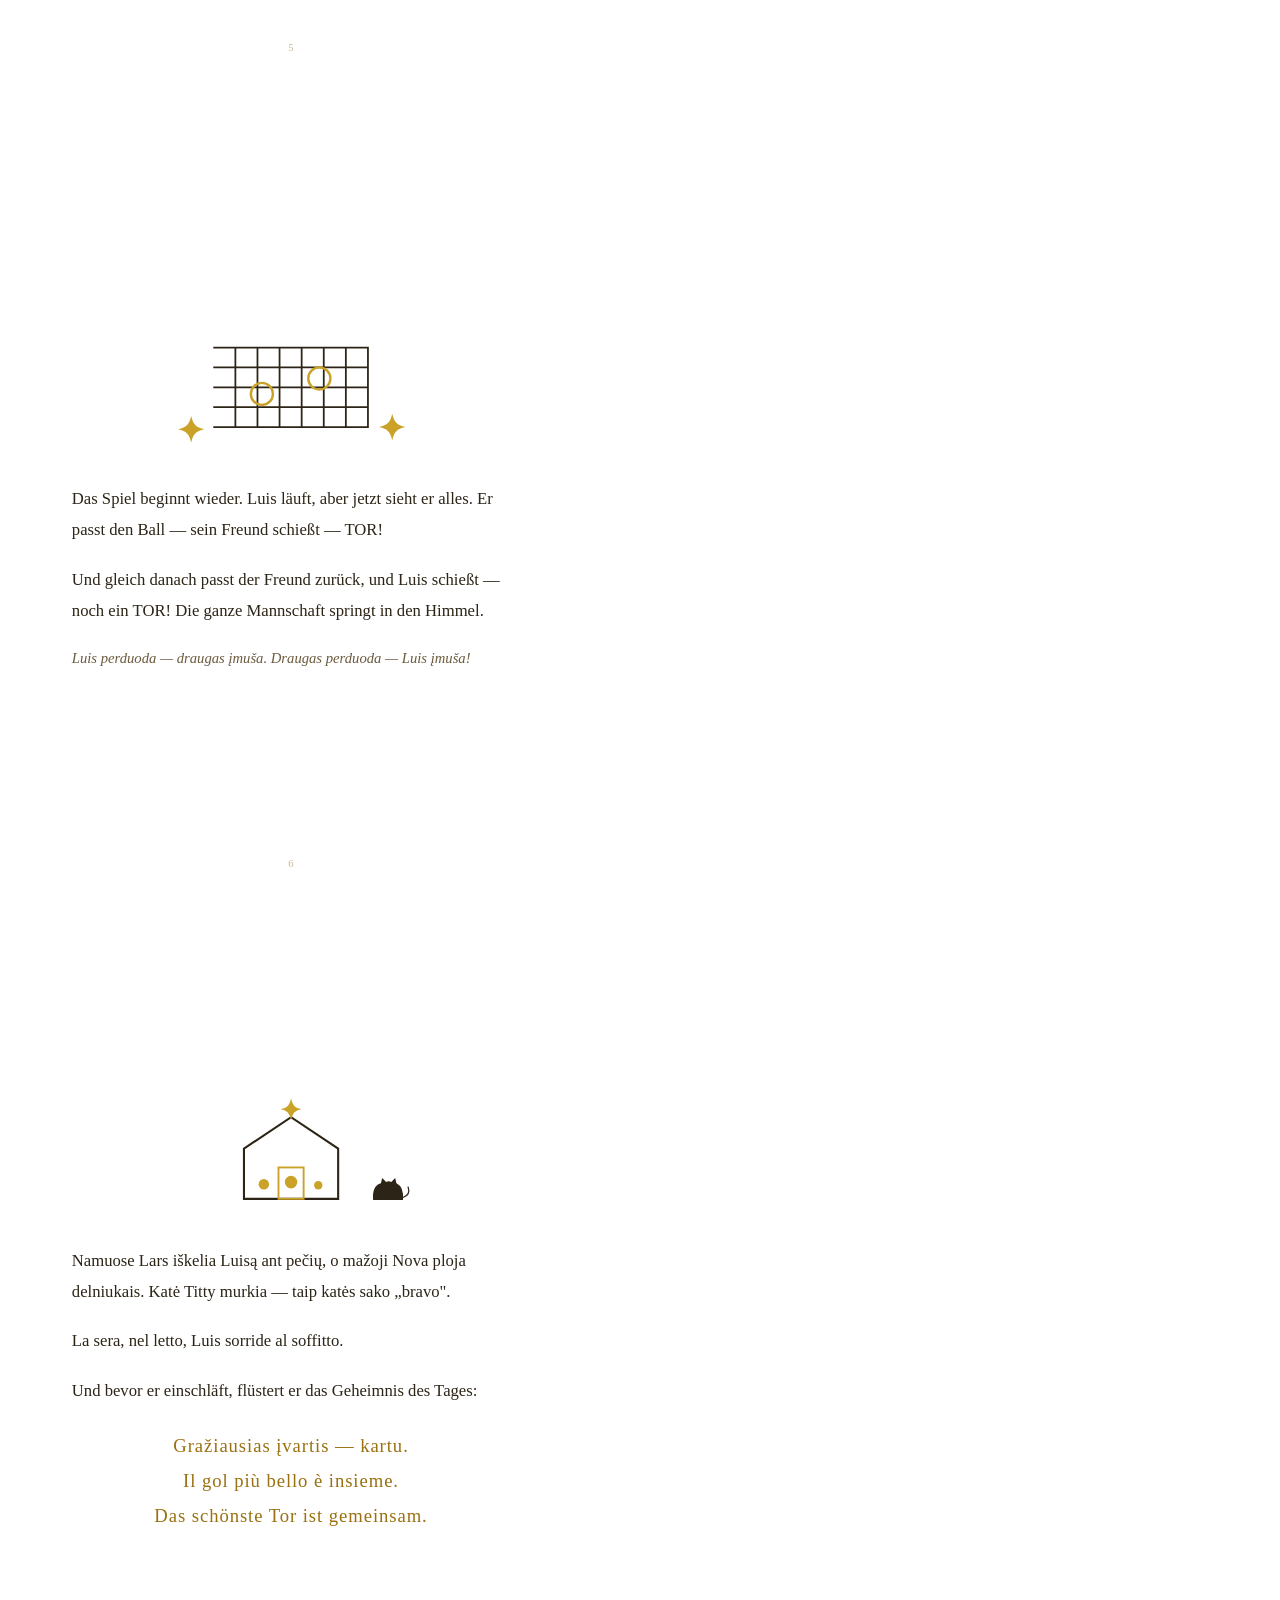
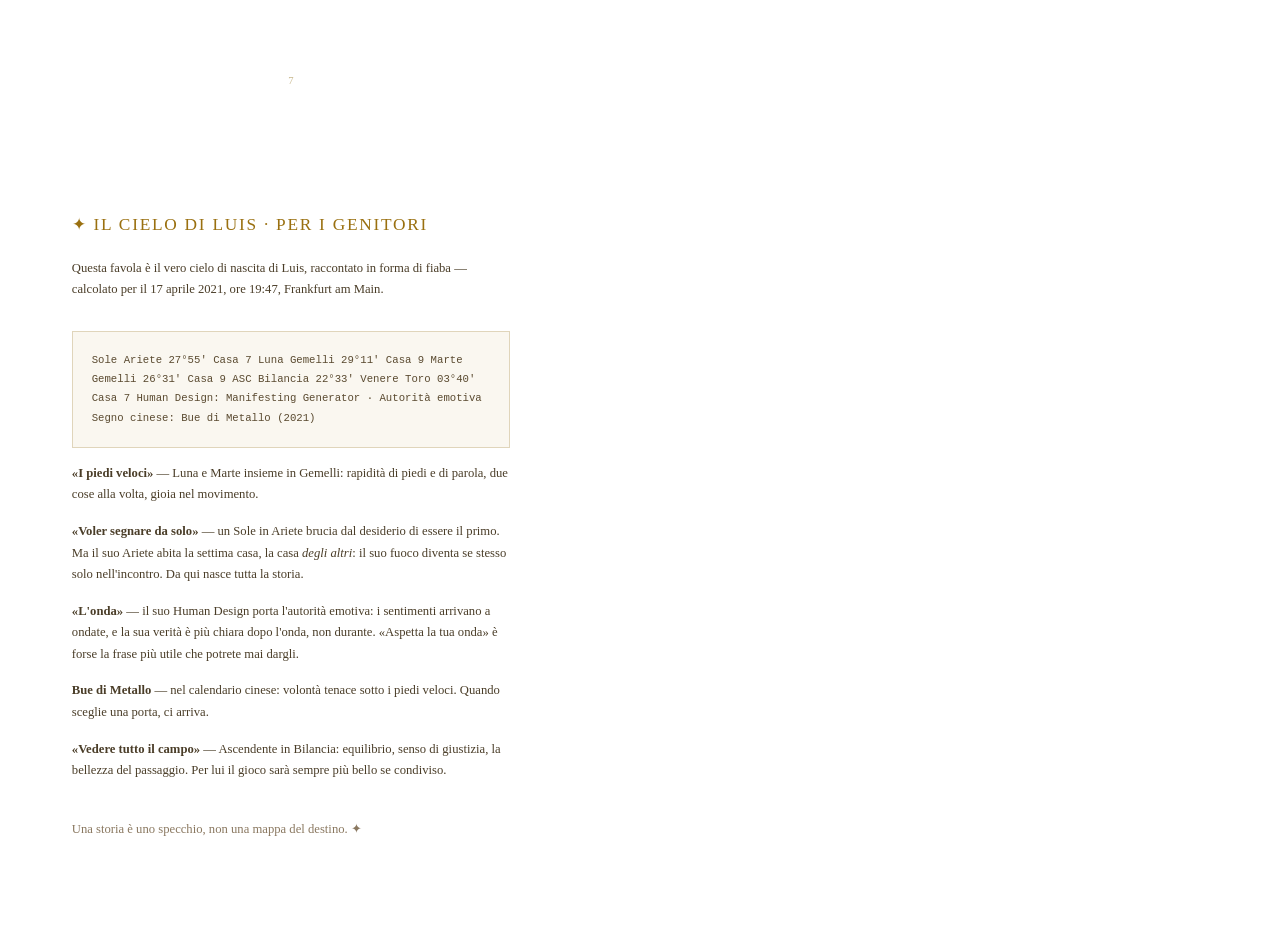
<file: books/luis-5.html>
<!DOCTYPE html>
<html lang="lt">
<head>
<meta charset="UTF-8">
<title>Luis ir stebuklingas perdavimas</title>
<style>
@page { size: 154mm 216mm; margin: 0; }
* { margin: 0; padding: 0; box-sizing: border-box; }
body { font-family: Georgia, 'Times New Roman', serif; color: #2c2416; background: #fff; }
.page { width: 154mm; height: 216mm; padding: 19mm; page-break-after: always; display: flex; flex-direction: column; justify-content: center; text-align: center; position: relative; overflow: hidden; }
.page:last-child { page-break-after: auto; }
.wash { position: absolute; inset: 0; background: #f8faf4; }
h1 { font-size: 23pt; font-weight: normal; letter-spacing: 0.06em; line-height: 1.45; color: #9a7010; position: relative; }
.cover-sub { font-size: 10pt; color: #8a7860; margin-top: 9mm; line-height: 1.9; position: relative; }
.scene { font-size: 12.5pt; line-height: 1.85; text-align: left; position: relative; }
.scene p { margin-bottom: 5mm; }
.echo { font-style: italic; color: #6b5a3e; font-size: 11pt; }
.chant { text-align: center; font-size: 14pt; color: #9a7010; letter-spacing: 0.05em; margin: 6mm 0; }
.art { margin: 0 auto 8mm; position: relative; }
.spread-num { position: absolute; bottom: 12mm; font-size: 8pt; color: #c9b98f; left: 0; right: 0; text-align: center; }
.parents { text-align: left; justify-content: flex-start; padding-top: 22mm; }
.parents h2 { font-size: 13pt; color: #9a7010; letter-spacing: 0.1em; margin-bottom: 6mm; text-transform: uppercase; font-weight: normal; }
.parents p { font-size: 9.5pt; line-height: 1.7; margin-bottom: 4mm; color: #4a3d28; }
.chart { font-family: 'Courier New', monospace; font-size: 8pt; line-height: 1.8; background: #faf7f0; border: 0.5pt solid #e0d5bb; padding: 5mm; margin: 4mm 0; color: #5a4a30; }
svg { display: block; margin: 0 auto; }
.gold { fill: #c9a227; } .goldln { stroke: #c9a227; fill: none; }
.ink { fill: #2c2416; } .inkln { stroke: #2c2416; fill: none; }
.grass { fill: #6a9a5c; } .grassln { stroke: #6a9a5c; fill: none; }
</style>
</head>
<body>

<!-- COVER : ball arcing into the goal on a star trail -->
<div class="page">
  <div class="wash"></div>
  <svg class="art" width="92mm" viewBox="0 0 260 160">
    <g class="inkln" stroke-width="1.6">
      <path d="M170 60 L245 60 L245 130 L170 130"/>
      <path d="M185 60 L185 130 M200 60 L200 130 M215 60 L215 130 M230 60 L230 130"/>
      <path d="M170 78 L245 78 M170 96 L245 96 M170 114 L245 114"/>
    </g>
    <path class="goldln" stroke-width="1.6" stroke-dasharray="1 6" stroke-linecap="round" d="M20 130 Q90 20 200 88"/>
    <circle cx="200" cy="88" r="16" fill="#fff" class="inkln" stroke-width="2"/>
    <path class="inkln" stroke-width="1.4" d="M193 77 L200 88 L193 99 M200 88 L216 86"/>
    <path class="gold" d="M52 96 C54 106 57 109 67 111 C57 113 54 116 52 126 C50 116 47 113 37 111 C47 109 50 106 52 96 Z"/>
    <path class="gold" d="M96 56 C98 64 100 66 108 68 C100 70 98 72 96 80 C94 72 92 70 84 68 C92 66 94 64 96 56 Z"/>
    <path class="grassln" stroke-width="2.4" stroke-linecap="round" d="M14 148 L246 148"/>
  </svg>
  <h1>LUIS<br>ir stebuklingas perdavimas</h1>
  <div class="cover-sub">
    Luis e il passaggio magico · Luis und der Zauberpass<br><br>
    gimęs po Avino saule, Svarstyklių horizonte<br>
    2021&nbsp;m. balandžio&nbsp;17&nbsp;d. · Frankfurt am Main
  </div>
</div>

<!-- 1 LT : fast feet, cat on the fence -->
<div class="page">
  <svg class="art" width="76mm" viewBox="0 0 260 110">
    <path class="grassln" stroke-width="2" stroke-linecap="round" d="M12 96 L248 96"/>
    <circle cx="60" cy="82" r="12" fill="#fff" class="inkln" stroke-width="1.8"/>
    <path class="inkln" stroke-width="1.2" d="M55 74 L60 82 L55 90 M60 82 L72 80"/>
    <g class="goldln" stroke-width="1.8" stroke-linecap="round">
      <path d="M84 88 L94 84"/><path d="M104 82 L114 78"/><path d="M124 76 L134 72"/>
    </g>
    <g class="ink">
      <path d="M196 96 Q194 74 208 70 L210 62 L216 68 Q220 66 224 68 L230 62 L232 70 Q244 76 242 96 Z"/>
      <path class="inkln" stroke-width="2" stroke-linecap="round" d="M242 92 Q254 88 250 76" fill="none"/>
    </g>
    <path class="inkln" stroke-width="1.4" d="M180 96 L256 96"/>
  </svg>
  <div class="scene">
    <p>Luis pabunda anksčiau už saulę, o jo kojos pabunda dar anksčiau už jį. Trepu-trepu-trepu — kamuolys jau šoka po stalu, pro duris, per kiemą.</p>
    <p>Ant tvoros sėdi katė Titty ir stebi. Katės visada viską mato.</p>
    <p class="echo">I piedi di Luis si svegliano prima di lui. Titty osserva tutto.</p>
  </div>
  <div class="spread-num">1</div>
</div>

<!-- 2 IT : the tangled solo run -->
<div class="page">
  <svg class="art" width="72mm" viewBox="0 0 260 110">
    <path class="goldln" stroke-width="1.6" stroke-dasharray="1 5" stroke-linecap="round"
      d="M20 90 Q60 40 90 70 Q110 90 130 60 Q145 40 160 62 Q170 78 186 70"/>
    <circle cx="222" cy="94" r="11" fill="#fff" class="inkln" stroke-width="1.8"/>
    <path class="inkln" stroke-width="1.1" d="M217 87 L222 94 L217 101 M222 94 L233 92"/>
    <path class="inkln" stroke-width="1.2" stroke-linecap="round" d="M196 76 Q206 84 210 90" opacity="0.6"/>
  </svg>
  <div class="scene">
    <p>Oggi è il giorno della grande partita. Luis vuole fare il gol più bello del mondo — da solo, tutto da solo!</p>
    <p>Corre come il vento, dribbla uno, dribbla due... ma tre gambe sono troppe, e il pallone rotola via.</p>
    <p class="echo">Luis nori įmušti pats vienas. Bet kamuolys nurieda.</p>
  </div>
  <div class="spread-num">2</div>
</div>

<!-- 3 DE : the wave, Titty beside him -->
<div class="page">
  <svg class="art" width="72mm" viewBox="0 0 260 120">
    <path class="grassln" stroke-width="2.4" d="M14 84 Q44 56 74 84 T134 84 T194 84 T254 84" stroke-linecap="round"/>
    <path class="grassln" stroke-width="1.5" opacity="0.5" d="M30 100 Q60 76 90 100 T150 100 T210 100"/>
    <g class="ink" transform="translate(150 12) scale(0.8)">
      <path d="M20 84 Q18 62 32 58 L34 50 L40 56 Q44 54 48 56 L54 50 L56 58 Q68 64 66 84 Z"/>
      <path class="inkln" stroke-width="2" stroke-linecap="round" d="M66 80 Q78 76 74 64" fill="none"/>
    </g>
  </svg>
  <div class="scene">
    <p>In Luis' Bauch steigt eine große Welle: erst heiß, dann traurig. Er setzt sich ans Spielfeld und schnauft.</p>
    <p>Da kommt Titty, setzt sich daneben und sagt leise: <em>„Kämpfe nicht gegen die Welle. Warte auf sie. Wellen gehen vorbei — und dann siehst du wieder klar."</em></p>
    <p class="echo">Palauk savo bangos, — sako Titty. — Bangos praeina.</p>
  </div>
  <div class="spread-num">3</div>
</div>

<!-- 4 LT : seeing the whole field -->
<div class="page">
  <svg class="art" width="76mm" viewBox="0 0 260 130">
    <rect x="30" y="16" width="200" height="100" rx="6" class="grassln" stroke-width="2"/>
    <path class="grassln" stroke-width="1.4" d="M130 16 L130 116"/>
    <circle cx="130" cy="66" r="16" class="grassln" stroke-width="1.4"/>
    <circle cx="80" cy="90" r="7" class="gold"/>
    <circle cx="70" cy="36" r="6" class="inkln" stroke-width="1.8" fill="#fff"/>
    <circle cx="196" cy="52" r="6" class="inkln" stroke-width="1.8" fill="#fff"/>
    <path class="goldln" stroke-width="1.4" stroke-dasharray="1 5" stroke-linecap="round" d="M86 84 Q120 60 190 55"/>
    <path class="goldln" stroke-width="1.4" stroke-dasharray="1 5" stroke-linecap="round" d="M80 83 Q68 62 70 44"/>
  </svg>
  <div class="scene">
    <p>Luis kvėpuoja. Įkvėpt... iškvėpt. Banga nuslūgsta.</p>
    <p>Ir staiga jis pamato tai, ko anksčiau nematė: visą aikštę. Draugą kairėje, kuris laisvas. Draugą dešinėje, kuris moja. Žaidimas — didesnis už vieną žaidėją.</p>
    <p class="echo">All'improvviso Luis vede tutto il campo. Il gioco è più grande di un solo giocatore.</p>
  </div>
  <div class="spread-num">4</div>
</div>

<!-- 5 IT : the magic discovered -->
<div class="page">
  <svg class="art" width="72mm" viewBox="0 0 260 110">
    <circle cx="60" cy="62" r="13" class="inkln" stroke-width="2" fill="#fff"/>
    <circle cx="200" cy="62" r="13" class="inkln" stroke-width="2" fill="#fff"/>
    <path class="goldln" stroke-width="1.8" stroke-dasharray="1 6" stroke-linecap="round" d="M76 58 Q130 30 184 58"/>
    <circle cx="130" cy="44" r="8" fill="#fff" class="inkln" stroke-width="1.6"/>
    <path class="inkln" stroke-width="1" d="M126 39 L130 44 L126 49 M130 44 L138 43"/>
    <path class="gold" d="M60 18 C62 26 64 28 72 30 C64 32 62 34 60 42 C58 34 56 32 48 30 C56 28 58 26 60 18 Z"/>
    <path class="gold" d="M200 18 C202 26 204 28 212 30 C204 32 202 34 200 42 C198 34 196 32 188 30 C196 28 198 26 200 18 Z"/>
  </svg>
  <div class="scene">
    <p>E allora Luis scopre la magia. Non è il tiro. Non è la corsa.</p>
    <p>È il passaggio: quando il pallone vola da un amico all'altro, la gioia si raddoppia. Uno passa, l'altro segna — e il gol è di tutti e due!</p>
    <div class="chant">Perduok! · Passa! · Pass!</div>
    <p class="echo">Perdavimas — tai burtai: džiaugsmas padvigubėja.</p>
  </div>
  <div class="spread-num">5</div>
</div>

<!-- 6 DE : two goals -->
<div class="page">
  <svg class="art" width="76mm" viewBox="0 0 260 120">
    <g class="inkln" stroke-width="1.6">
      <path d="M60 24 L200 24 L200 96 L60 96"/>
      <path d="M80 24 L80 96 M100 24 L100 96 M120 24 L120 96 M140 24 L140 96 M160 24 L160 96 M180 24 L180 96"/>
      <path d="M60 42 L200 42 M60 60 L200 60 M60 78 L200 78"/>
    </g>
    <circle cx="104" cy="66" r="10" fill="#fff" class="goldln" stroke-width="2.2"/>
    <circle cx="156" cy="52" r="10" fill="#fff" class="goldln" stroke-width="2.2"/>
    <path class="gold" d="M40 100 C42 108 44 110 52 112 C44 114 42 116 40 124 C38 116 36 114 28 112 C36 110 38 108 40 100 Z" transform="translate(0 -14)"/>
    <path class="gold" d="M222 96 C224 104 226 106 234 108 C226 110 224 112 222 120 C220 112 218 110 210 108 C218 106 220 104 222 96 Z" transform="translate(0 -12)"/>
  </svg>
  <div class="scene">
    <p>Das Spiel beginnt wieder. Luis läuft, aber jetzt sieht er alles. Er passt den Ball — sein Freund schießt — TOR!</p>
    <p>Und gleich danach passt der Freund zurück, und Luis schießt — noch ein TOR! Die ganze Mannschaft springt in den Himmel.</p>
    <p class="echo">Luis perduoda — draugas įmuša. Draugas perduoda — Luis įmuša!</p>
  </div>
  <div class="spread-num">6</div>
</div>

<!-- 7 ALL : home -->
<div class="page">
  <svg class="art" width="72mm" viewBox="0 0 260 120">
    <path class="inkln" stroke-width="2" d="M85 56 L130 26 L175 56 L175 104 L85 104 Z"/>
    <rect x="118" y="74" width="24" height="30" class="goldln" stroke-width="1.8" fill="#faf3dd"/>
    <circle cx="104" cy="90" r="5" class="gold"/>
    <circle cx="130" cy="88" r="6" class="gold"/>
    <circle cx="156" cy="91" r="4" class="gold"/>
    <g class="ink" transform="translate(196 68) scale(0.62)">
      <path d="M20 60 Q18 38 32 34 L34 26 L40 32 Q44 30 48 32 L54 26 L56 34 Q68 40 66 60 Z"/>
      <path class="inkln" stroke-width="2" stroke-linecap="round" d="M66 56 Q78 52 74 40" fill="none"/>
    </g>
    <path class="gold" d="M130 8 C131.5 15 133.5 17 140 18.5 C133.5 20 131.5 22 130 29 C128.5 22 126.5 20 120 18.5 C126.5 17 128.5 15 130 8 Z"/>
  </svg>
  <div class="scene">
    <p>Namuose Lars iškelia Luisą ant pečių, o mažoji Nova ploja delniukais. Katė Titty murkia — taip katės sako „bravo".</p>
    <p>La sera, nel letto, Luis sorride al soffitto.</p>
    <p>Und bevor er einschläft, flüstert er das Geheimnis des Tages:</p>
    <div class="chant">Gražiausias įvartis — kartu.<br>Il gol più bello è insieme.<br>Das schönste Tor ist gemeinsam.</div>
  </div>
  <div class="spread-num">7</div>
</div>

<!-- PARENTS (Italiano) -->
<div class="page parents">
  <h2>✦ Il cielo di Luis · Per i genitori</h2>
  <p>Questa favola è il vero cielo di nascita di Luis, raccontato in forma di fiaba — calcolato per il 17 aprile 2021, ore 19:47, Frankfurt am Main.</p>
  <div class="chart">Sole     Ariete 27°55′    Casa 7
Luna     Gemelli 29°11′   Casa 9
Marte    Gemelli 26°31′   Casa 9
ASC      Bilancia 22°33′
Venere   Toro 03°40′      Casa 7
Human Design: Manifesting Generator · Autorità emotiva
Segno cinese: Bue di Metallo (2021)</div>
  <p><strong>«I piedi veloci»</strong> — Luna e Marte insieme in Gemelli: rapidità di piedi e di parola, due cose alla volta, gioia nel movimento.</p>
  <p><strong>«Voler segnare da solo»</strong> — un Sole in Ariete brucia dal desiderio di essere il primo. Ma il suo Ariete abita la settima casa, la casa <em>degli altri</em>: il suo fuoco diventa se stesso solo nell'incontro. Da qui nasce tutta la storia.</p>
  <p><strong>«L'onda»</strong> — il suo Human Design porta l'autorità emotiva: i sentimenti arrivano a ondate, e la sua verità è più chiara dopo l'onda, non durante. «Aspetta la tua onda» è forse la frase più utile che potrete mai dargli.</p>
  <p><strong>Bue di Metallo</strong> — nel calendario cinese: volontà tenace sotto i piedi veloci. Quando sceglie una porta, ci arriva.</p>
  <p><strong>«Vedere tutto il campo»</strong> — Ascendente in Bilancia: equilibrio, senso di giustizia, la bellezza del passaggio. Per lui il gioco sarà sempre più bello se condiviso.</p>
  <p style="margin-top:6mm;color:#8a7860;">Una storia è uno specchio, non una mappa del destino. ✦</p>
</div>

</body>
</html>
</file>
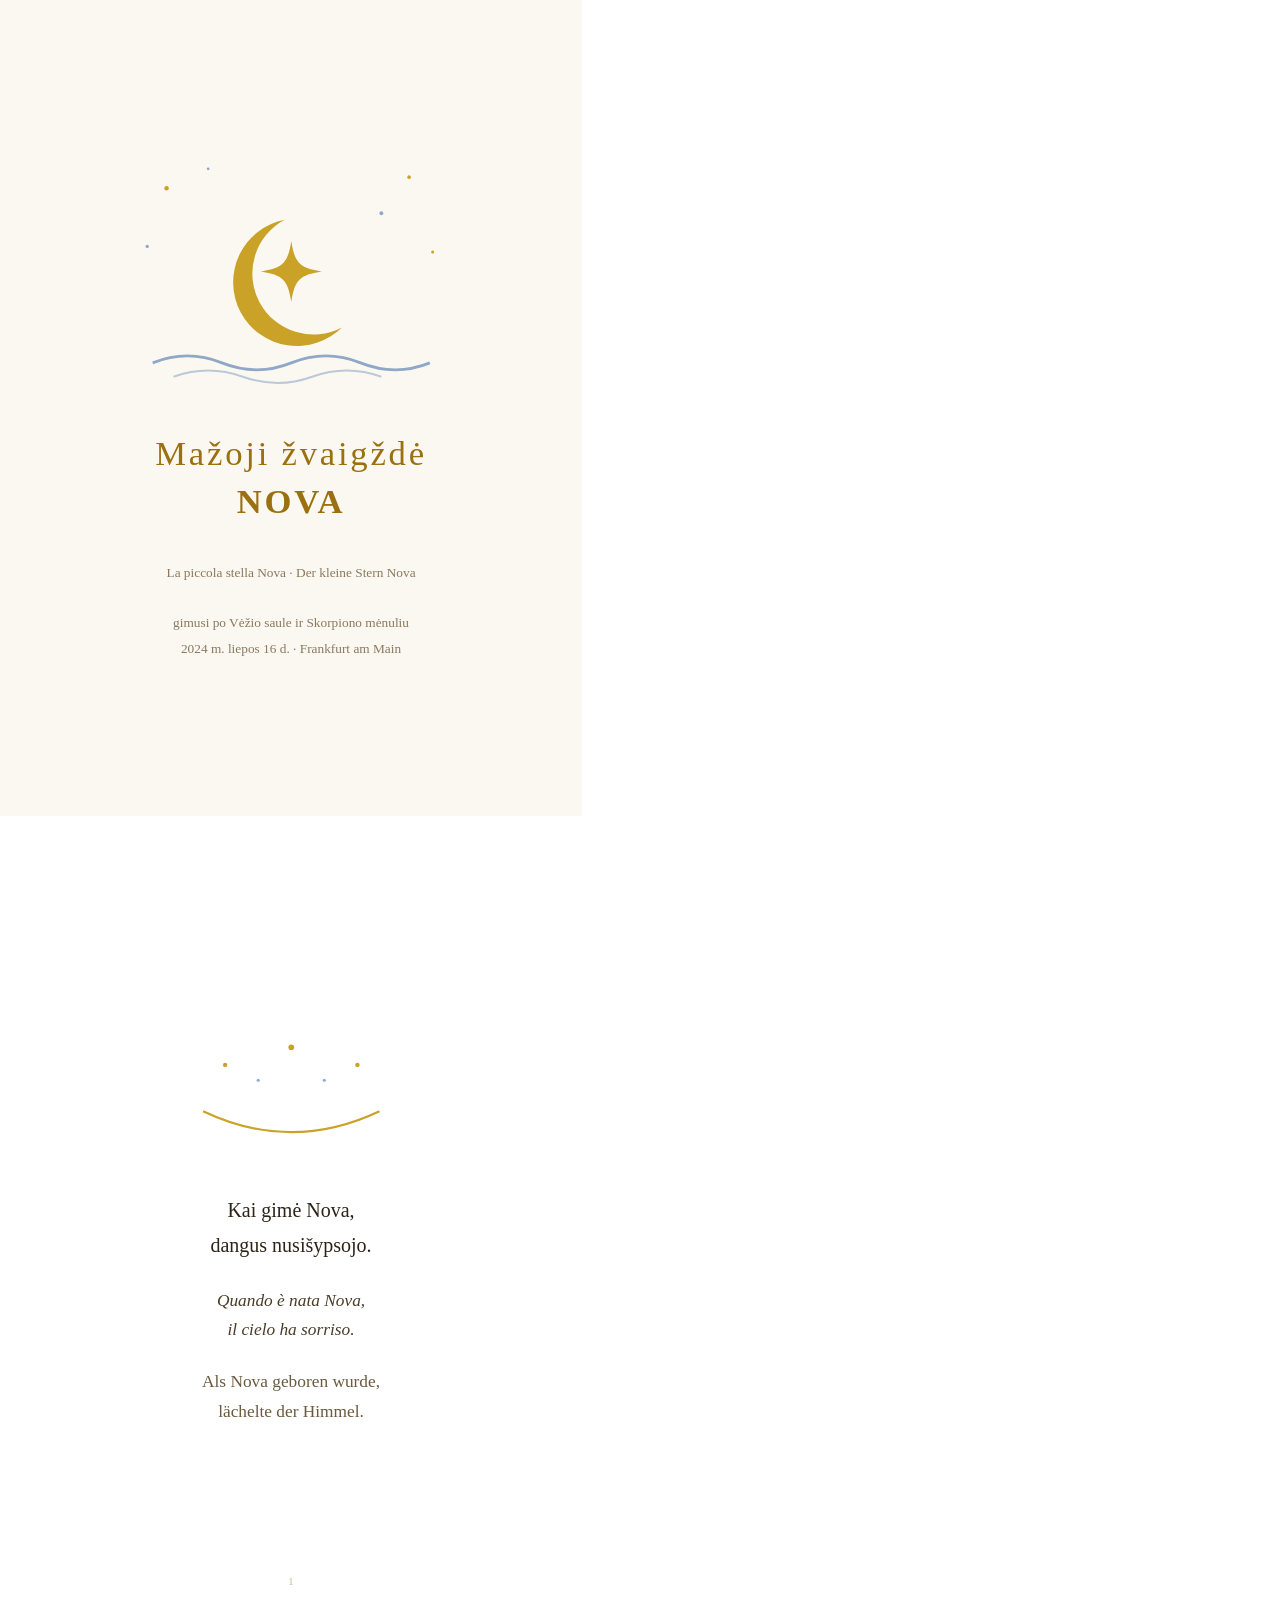
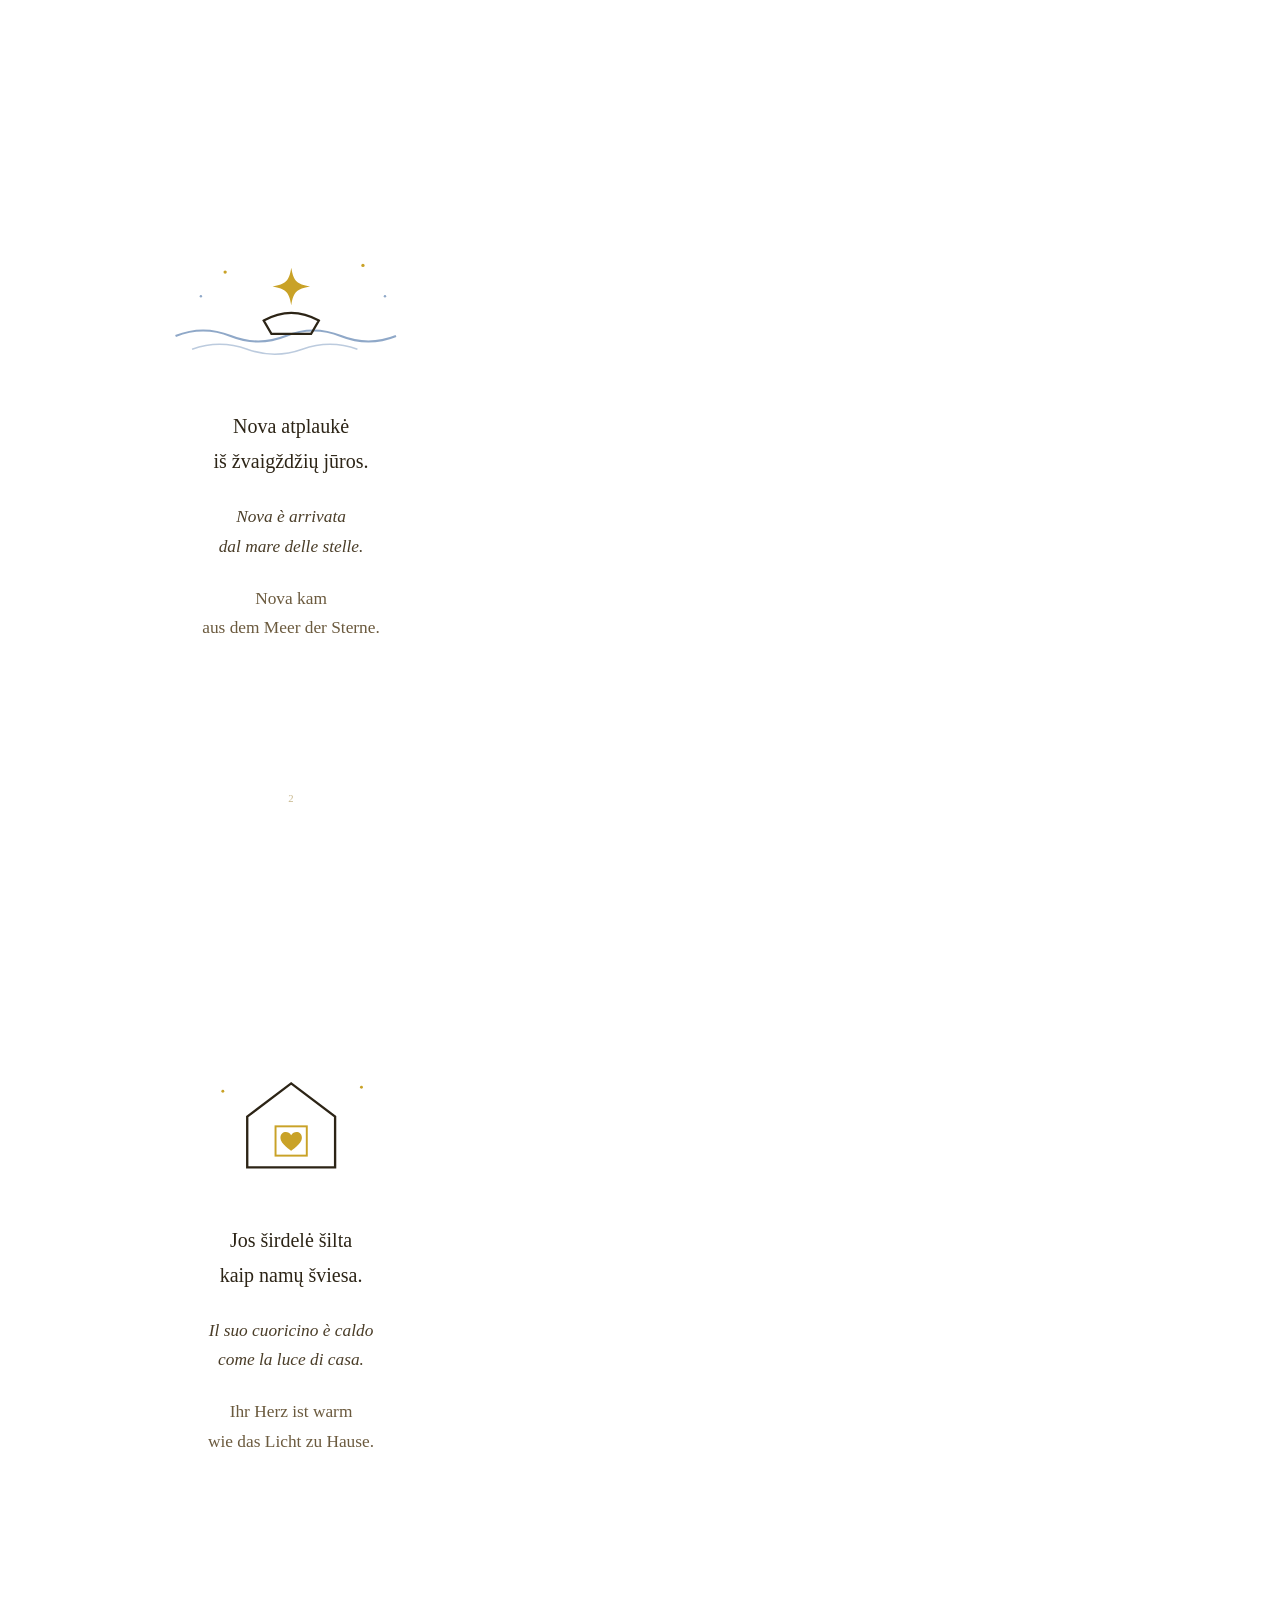
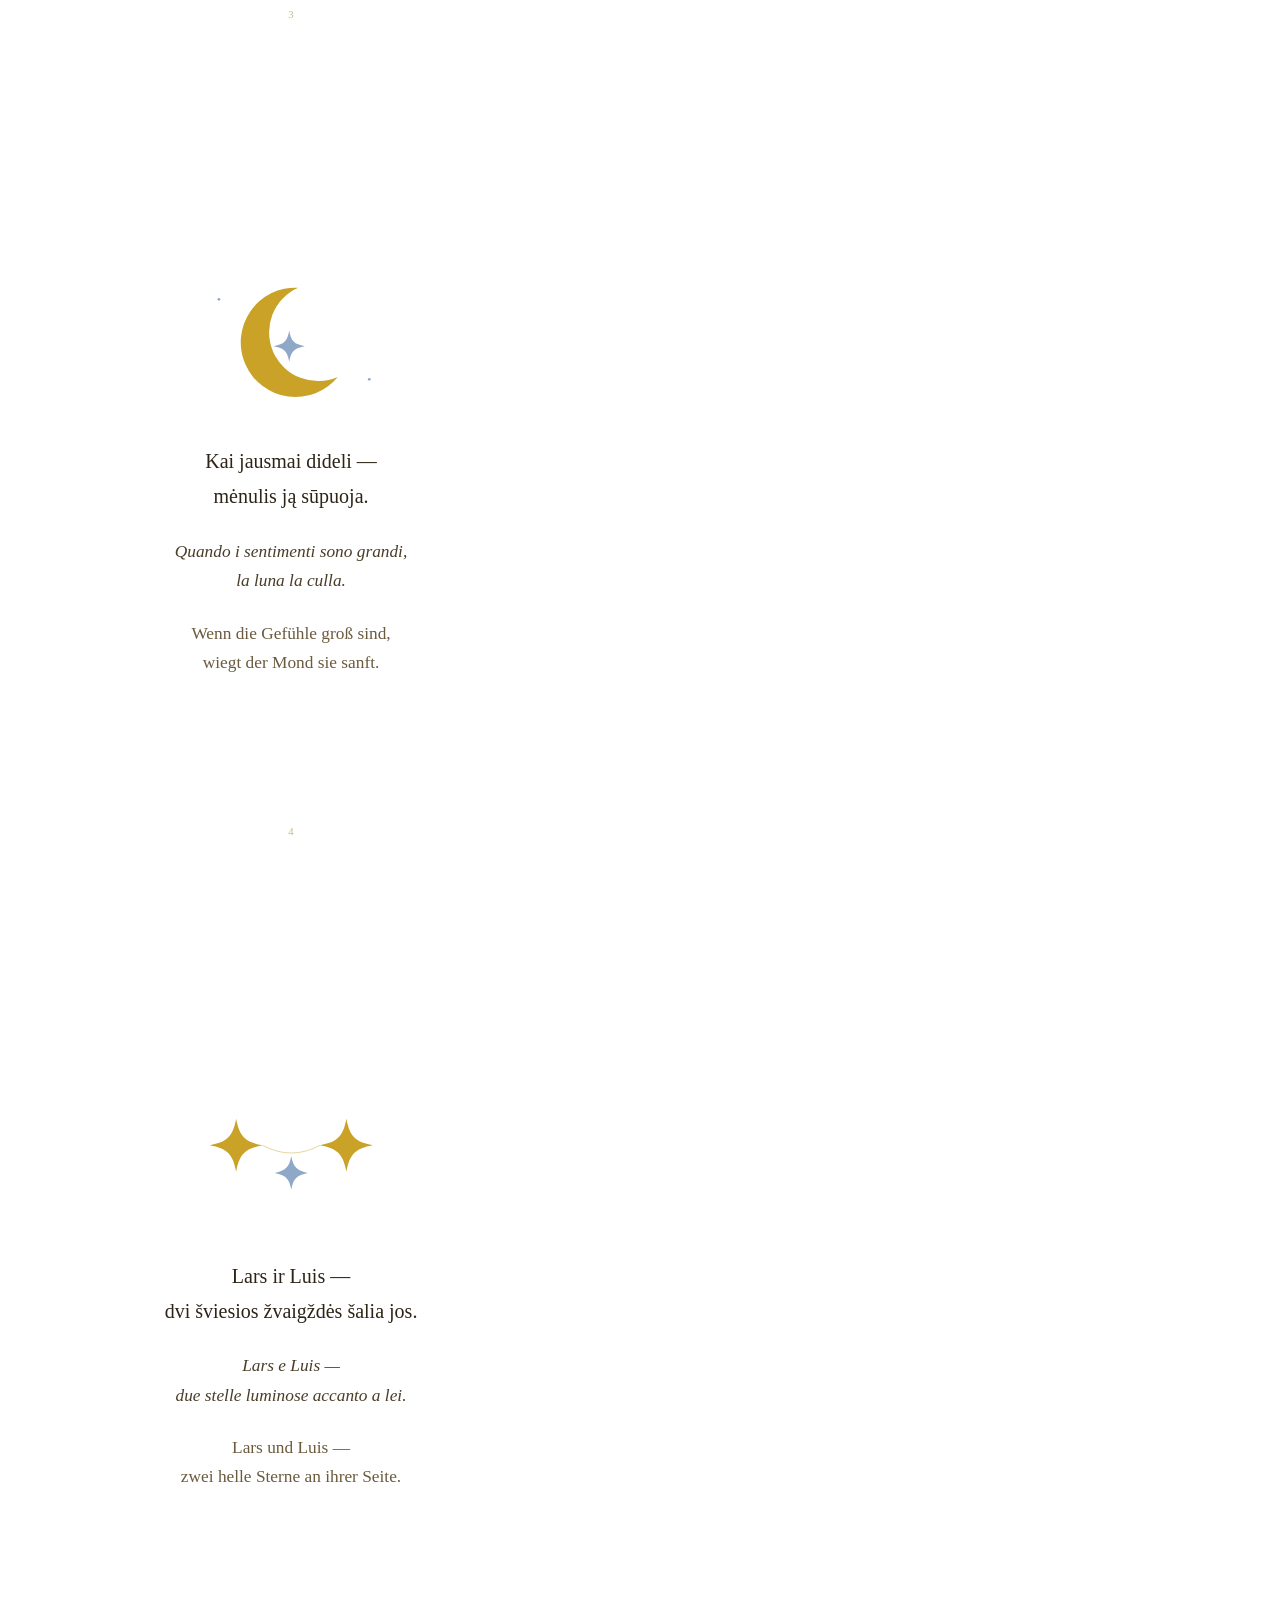
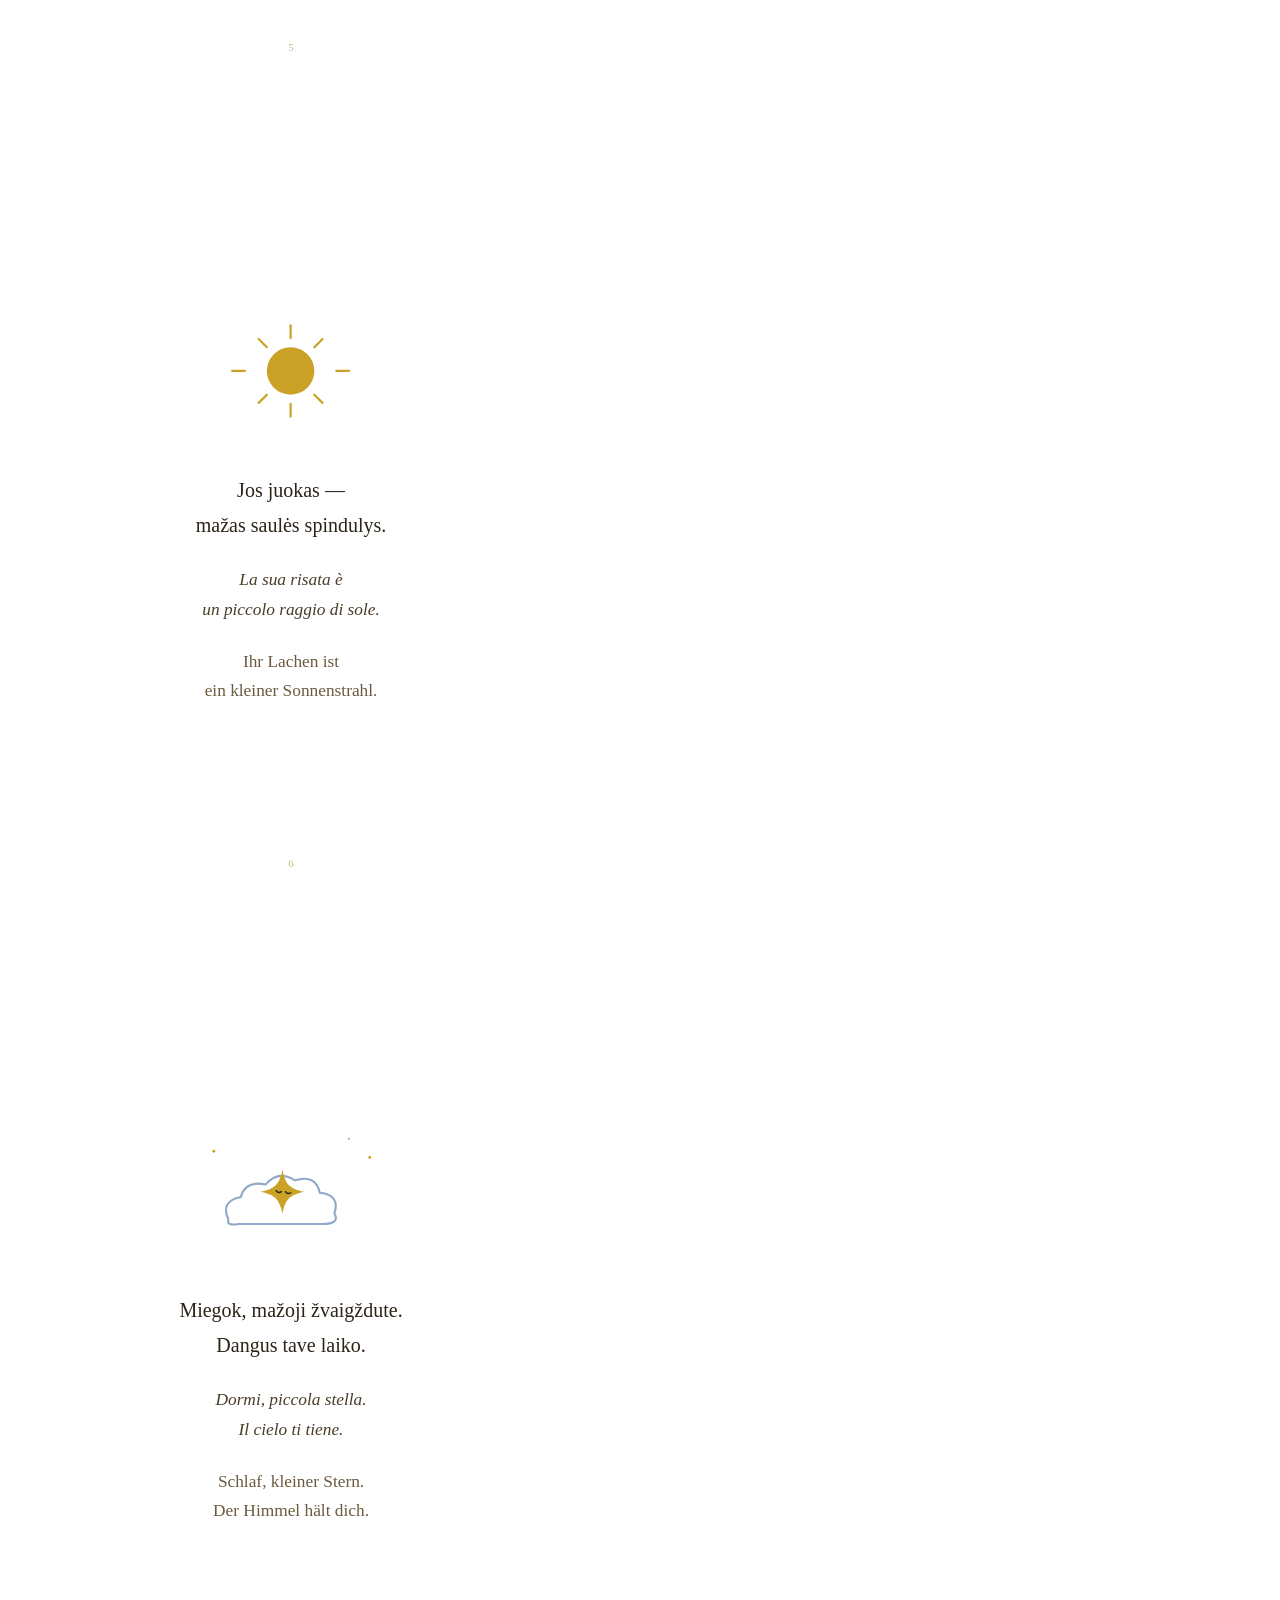
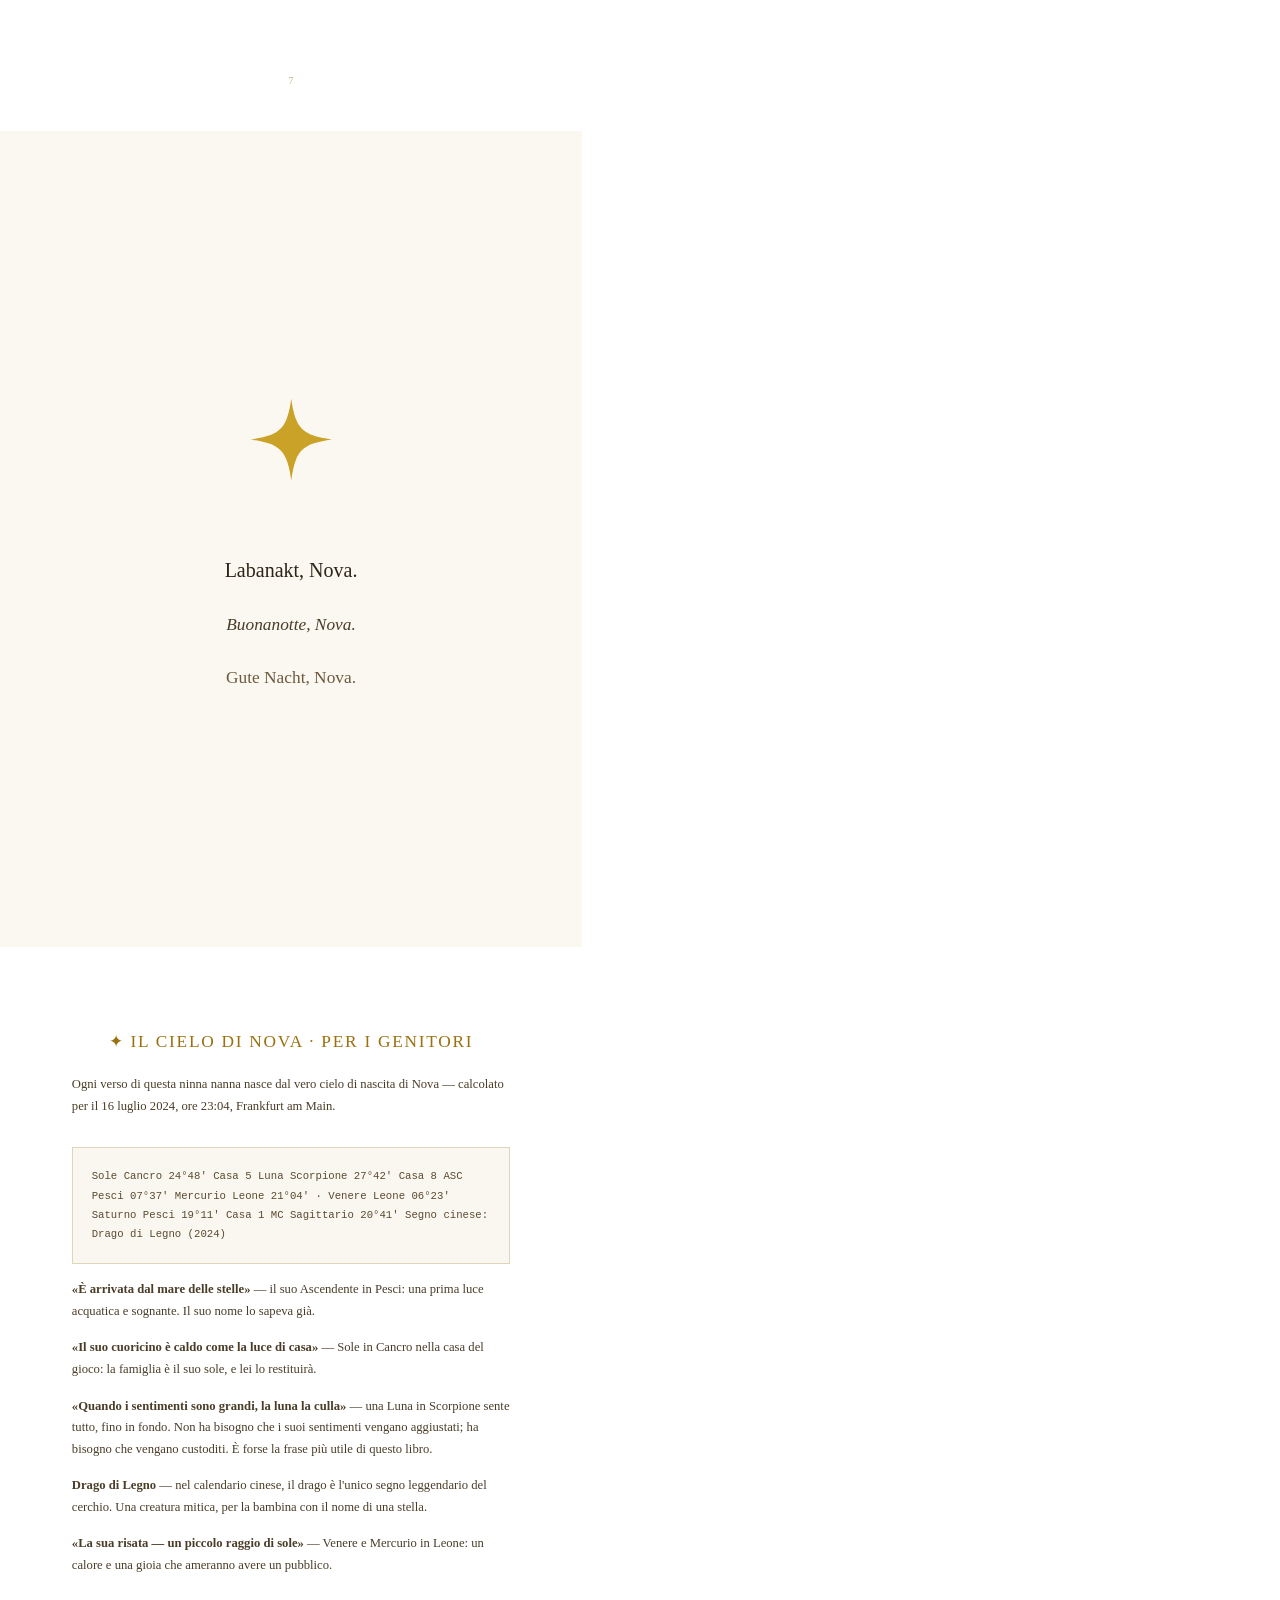
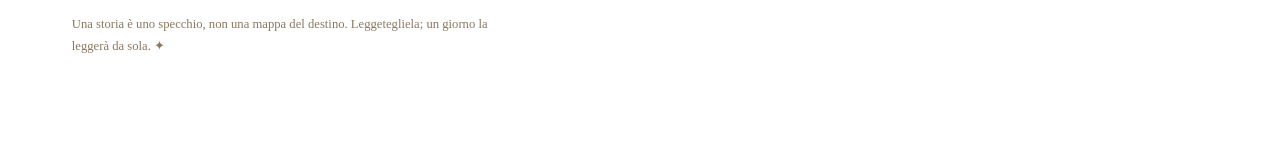
<file: books/nova-2.html>
<!DOCTYPE html>
<html lang="lt">
<head>
<meta charset="UTF-8">
<title>Mažoji žvaigždė Nova</title>
<style>
/* A5 + 3mm bleed each side → 154×216mm. Printer trims back to 148×210. */
@page { size: 154mm 216mm; margin: 0; }
* { margin: 0; padding: 0; box-sizing: border-box; }
body { font-family: Georgia, 'Times New Roman', serif; color: #2c2416; background: #fff; }
.page { width: 154mm; height: 216mm; padding: 19mm; page-break-after: always; display: flex; flex-direction: column; justify-content: center; align-items: center; text-align: center; position: relative; overflow: hidden; }
.page:last-child { page-break-after: auto; }
.wash { position: absolute; inset: 0; background: #fbf8f1; }
h1 { font-size: 26pt; font-weight: normal; letter-spacing: 0.08em; line-height: 1.4; color: #9a7010; position: relative; }
.cover-sub { font-size: 10pt; color: #8a7860; margin-top: 9mm; line-height: 1.9; position: relative; }
.lt { font-size: 15pt; line-height: 1.75; margin-bottom: 6mm; position: relative; }
.it { font-size: 13pt; line-height: 1.7; font-style: italic; color: #4a3d28; margin-bottom: 6mm; position: relative; }
.de { font-size: 13pt; line-height: 1.7; color: #6b5a3e; position: relative; }
.art { margin-bottom: 10mm; position: relative; }
.spread-num { position: absolute; bottom: 12mm; font-size: 8pt; color: #c9b98f; left: 0; right: 0; text-align: center; }
.parents { text-align: left; justify-content: flex-start; padding-top: 22mm; }
.parents h2 { font-size: 13pt; color: #9a7010; letter-spacing: 0.1em; margin-bottom: 6mm; text-transform: uppercase; font-weight: normal; }
.parents p { font-size: 9.5pt; line-height: 1.7; margin-bottom: 4mm; color: #4a3d28; }
.chart { font-family: 'Courier New', monospace; font-size: 8pt; line-height: 1.8; background: #faf7f0; border: 0.5pt solid #e0d5bb; padding: 5mm; margin: 4mm 0; color: #5a4a30; }
.bleedwave { position: absolute; bottom: 0; left: 0; right: 0; }
svg { display: block; margin: 0 auto; }
.gold { fill: #c9a227; } .goldln { stroke: #c9a227; fill: none; }
.ink { fill: #2c2416; } .inkln { stroke: #2c2416; fill: none; }
.silver { fill: #8fa8c8; } .silverln { stroke: #8fa8c8; fill: none; }
</style>
</head>
<body>

<!-- COVER -->
<div class="page">
  <div class="wash"></div>
  <svg class="art" width="88mm" viewBox="0 0 240 170">
    <circle cx="30" cy="24" r="1.6" class="gold"/><circle cx="205" cy="16" r="1.3" class="gold"/>
    <circle cx="60" cy="10" r="1" class="silver"/><circle cx="185" cy="42" r="1.4" class="silver"/>
    <circle cx="222" cy="70" r="1.1" class="gold"/><circle cx="16" cy="66" r="1.2" class="silver"/>
    <path class="gold" d="M138,50 A46,46 0 1,0 138,138 A38,38 0 1,1 138,50 Z" transform="rotate(-28 120 94)"/>
    <path class="gold" d="M120 62 C122.5 78 126 81.5 142 84 C126 86.5 122.5 90 120 106 C117.5 90 114 86.5 98 84 C114 81.5 117.5 78 120 62 Z"/>
    <path class="silverln" stroke-width="2" d="M20 150 Q45 140 70 150 T120 150 T170 150 T220 150"/>
    <path class="silverln" stroke-width="1.4" opacity="0.6" d="M35 160 Q60 151 85 160 T135 160 T185 160"/>
  </svg>
  <h1>Mažoji žvaigždė<br><strong>NOVA</strong></h1>
  <div class="cover-sub">
    La piccola stella Nova · Der kleine Stern Nova<br><br>
    gimusi po Vėžio saule ir Skorpiono mėnuliu<br>
    2024&nbsp;m. liepos&nbsp;16&nbsp;d. · Frankfurt am Main
  </div>
</div>

<!-- 1 · the sky smiled -->
<div class="page">
  <svg class="art" width="70mm" viewBox="0 0 240 120">
    <path class="goldln" stroke-width="2" d="M40 80 Q120 118 200 80"/>
    <circle cx="60" cy="38" r="2" class="gold"/><circle cx="120" cy="22" r="2.6" class="gold"/>
    <circle cx="180" cy="38" r="2" class="gold"/><circle cx="90" cy="52" r="1.4" class="silver"/>
    <circle cx="150" cy="52" r="1.4" class="silver"/>
  </svg>
  <p class="lt">Kai gimė Nova,<br>dangus nusišypsojo.</p>
  <p class="it">Quando è nata Nova,<br>il cielo ha sorriso.</p>
  <p class="de">Als Nova geboren wurde,<br>lächelte der Himmel.</p>
  <div class="spread-num">1</div>
</div>

<!-- 2 · sea of stars -->
<div class="page">
  <svg class="art" width="70mm" viewBox="0 0 240 120">
    <path class="silverln" stroke-width="2" d="M15 88 Q40 78 65 88 T115 88 T165 88 T215 88"/>
    <path class="silverln" stroke-width="1.4" opacity="0.6" d="M30 100 Q55 91 80 100 T130 100 T180 100"/>
    <path class="inkln" stroke-width="2" d="M95 74 Q120 60 145 74 L138 86 L102 86 Z" fill="#fff"/>
    <path class="gold" d="M120 26 C122 38 125 41 137 43 C125 45 122 48 120 60 C118 48 115 45 103 43 C115 41 118 38 120 26 Z"/>
    <circle cx="60" cy="30" r="1.5" class="gold"/><circle cx="185" cy="24" r="1.5" class="gold"/>
    <circle cx="205" cy="52" r="1.1" class="silver"/><circle cx="38" cy="52" r="1.1" class="silver"/>
  </svg>
  <p class="lt">Nova atplaukė<br>iš žvaigždžių jūros.</p>
  <p class="it">Nova è arrivata<br>dal mare delle stelle.</p>
  <p class="de">Nova kam<br>aus dem Meer der Sterne.</p>
  <div class="spread-num">2</div>
</div>

<!-- 3 · warm like home -->
<div class="page">
  <svg class="art" width="62mm" viewBox="0 0 240 130">
    <path class="inkln" stroke-width="2.4" d="M75 60 L120 26 L165 60 L165 112 L75 112 Z"/>
    <rect x="104" y="70" width="32" height="30" class="goldln" stroke-width="2" fill="#faf3dd"/>
    <path class="gold" d="M120 79 C117 74 109 75 109 82 C109 88 120 95 120 95 C120 95 131 88 131 82 C131 75 123 74 120 79 Z"/>
    <circle cx="50" cy="34" r="1.5" class="gold"/><circle cx="192" cy="30" r="1.5" class="gold"/>
  </svg>
  <p class="lt">Jos širdelė šilta<br>kaip namų šviesa.</p>
  <p class="it">Il suo cuoricino è caldo<br>come la luce di casa.</p>
  <p class="de">Ihr Herz ist warm<br>wie das Licht zu Hause.</p>
  <div class="spread-num">3</div>
</div>

<!-- 4 · the moon rocks her -->
<div class="page">
  <svg class="art" width="62mm" viewBox="0 0 240 140">
    <path class="gold" d="M150,26 A56,56 0 1,0 150,126 A45,45 0 1,1 150,26 Z" transform="rotate(-24 120 76)"/>
    <path class="silver" d="M118 62 C120 73 123 76 134 78 C123 80 120 83 118 94 C116 83 113 80 102 78 C113 76 116 73 118 62 Z"/>
    <circle cx="46" cy="30" r="1.4" class="silver"/><circle cx="200" cy="112" r="1.4" class="silver"/>
  </svg>
  <p class="lt">Kai jausmai dideli —<br>mėnulis ją sūpuoja.</p>
  <p class="it">Quando i sentimenti sono grandi,<br>la luna la culla.</p>
  <p class="de">Wenn die Gefühle groß sind,<br>wiegt der Mond sie sanft.</p>
  <div class="spread-num">4</div>
</div>

<!-- 5 · two bright stars beside her -->
<div class="page">
  <svg class="art" width="70mm" viewBox="0 0 240 120">
    <path class="gold" d="M70 28 C73 44 78 49 94 52 C78 55 73 60 70 76 C67 60 62 55 46 52 C62 49 67 44 70 28 Z"/>
    <path class="gold" d="M170 28 C173 44 178 49 194 52 C178 55 173 60 170 76 C167 60 162 55 146 52 C162 49 167 44 170 28 Z"/>
    <path class="silver" d="M120 62 C122 72 125 75 135 77 C125 79 122 82 120 92 C118 82 115 79 105 77 C115 75 118 72 120 62 Z"/>
    <path class="goldln" stroke-width="0.8" opacity="0.5" d="M94 52 Q120 66 146 52"/>
  </svg>
  <p class="lt">Lars ir Luis —<br>dvi šviesios žvaigždės šalia jos.</p>
  <p class="it">Lars e Luis —<br>due stelle luminose accanto a lei.</p>
  <p class="de">Lars und Luis —<br>zwei helle Sterne an ihrer Seite.</p>
  <div class="spread-num">5</div>
</div>

<!-- 6 · a little ray of sun -->
<div class="page">
  <svg class="art" width="58mm" viewBox="0 0 240 140">
    <circle cx="120" cy="70" r="26" class="gold"/>
    <g class="goldln" stroke-width="2.4" stroke-linecap="round">
      <path d="M120 20 L120 34"/><path d="M120 106 L120 120"/>
      <path d="M70 70 L56 70"/><path d="M184 70 L170 70"/>
      <path d="M85 35 L94 44"/><path d="M146 96 L155 105"/>
      <path d="M155 35 L146 44"/><path d="M94 96 L85 105"/>
    </g>
  </svg>
  <p class="lt">Jos juokas —<br>mažas saulės spindulys.</p>
  <p class="it">La sua risata è<br>un piccolo raggio di sole.</p>
  <p class="de">Ihr Lachen ist<br>ein kleiner Sonnenstrahl.</p>
  <div class="spread-num">6</div>
</div>

<!-- 7 · sleep, little star -->
<div class="page">
  <svg class="art" width="66mm" viewBox="0 0 240 130">
    <path class="silverln" stroke-width="2" fill="#f6f4ef" d="M60 96 Q52 78 72 74 Q76 58 96 62 Q108 48 124 58 Q144 52 148 70 Q168 72 162 90 Q168 100 150 100 L70 100 Q58 102 60 96 Z"/>
    <path class="gold" d="M112 48 C115 62 119 66 133 69 C119 72 115 76 112 90 C109 76 105 72 91 69 C105 66 109 62 112 48 Z"/>
    <path class="inkln" stroke-width="1.4" stroke-linecap="round" d="M106 68 Q108 71 111 69"/>
    <path class="inkln" stroke-width="1.4" stroke-linecap="round" d="M115 69 Q117 72 120 70"/>
    <circle cx="46" cy="30" r="1.4" class="gold"/><circle cx="196" cy="36" r="1.4" class="gold"/>
    <circle cx="176" cy="18" r="1" class="silver"/>
  </svg>
  <p class="lt">Miegok, mažoji žvaigždute.<br>Dangus tave laiko.</p>
  <p class="it">Dormi, piccola stella.<br>Il cielo ti tiene.</p>
  <p class="de">Schlaf, kleiner Stern.<br>Der Himmel hält dich.</p>
  <div class="spread-num">7</div>
</div>

<!-- GOODNIGHT -->
<div class="page">
  <div class="wash"></div>
  <svg class="art" width="34mm" viewBox="0 0 120 120">
    <path class="gold" d="M60 12 C64 40 70 46 98 50 C70 54 64 60 60 88 C56 60 50 54 22 50 C50 46 56 40 60 12 Z"/>
  </svg>
  <p class="lt">Labanakt, Nova.</p>
  <p class="it">Buonanotte, Nova.</p>
  <p class="de">Gute Nacht, Nova.</p>
</div>

<!-- PARENTS (Italiano) -->
<div class="page parents">
  <h2>✦ Il cielo di Nova · Per i genitori</h2>
  <p>Ogni verso di questa ninna nanna nasce dal vero cielo di nascita di Nova — calcolato per il 16 luglio 2024, ore 23:04, Frankfurt am Main.</p>
  <div class="chart">Sole     Cancro 24°48′     Casa 5
Luna     Scorpione 27°42′  Casa 8
ASC      Pesci 07°37′
Mercurio Leone 21°04′ · Venere Leone 06°23′
Saturno  Pesci 19°11′      Casa 1
MC       Sagittario 20°41′
Segno cinese: Drago di Legno (2024)</div>
  <p><strong>«È arrivata dal mare delle stelle»</strong> — il suo Ascendente in Pesci: una prima luce acquatica e sognante. Il suo nome lo sapeva già.</p>
  <p><strong>«Il suo cuoricino è caldo come la luce di casa»</strong> — Sole in Cancro nella casa del gioco: la famiglia è il suo sole, e lei lo restituirà.</p>
  <p><strong>«Quando i sentimenti sono grandi, la luna la culla»</strong> — una Luna in Scorpione sente tutto, fino in fondo. Non ha bisogno che i suoi sentimenti vengano aggiustati; ha bisogno che vengano custoditi. È forse la frase più utile di questo libro.</p>
  <p><strong>Drago di Legno</strong> — nel calendario cinese, il drago è l'unico segno leggendario del cerchio. Una creatura mitica, per la bambina con il nome di una stella.</p>
  <p><strong>«La sua risata — un piccolo raggio di sole»</strong> — Venere e Mercurio in Leone: un calore e una gioia che ameranno avere un pubblico.</p>
  <p style="margin-top:6mm;color:#8a7860;">Una storia è uno specchio, non una mappa del destino. Leggetegliela; un giorno la leggerà da sola. ✦</p>
</div>

</body>
</html>
</file>
<file: assets/styles.css>
/* Star Stories — storefront house style.
   Palette from the books: gold #c9a227 / deep gold #9a7010, ink #2c2416,
   warm white, teal accent. Georgia serif for the brand voice. */

:root {
  --gold: #c9a227;
  --gold-deep: #9a7010;
  --ink: #2c2416;
  --ink-soft: #6b5a3e;
  --paper: #fbf7ee;
  --paper-card: #fffdf7;
  --line: #e4d9bf;
  --teal: #1a9eae;
  --night: #10101c;
  --shadow: 0 18px 48px -24px rgba(44, 36, 22, 0.45);
  --radius: 16px;
}

* { margin: 0; padding: 0; box-sizing: border-box; }

body {
  font-family: Georgia, 'Times New Roman', serif;
  color: var(--ink);
  background:
    radial-gradient(1100px 520px at 78% -8%, #f6eecf 0%, rgba(246,238,207,0) 60%),
    var(--paper);
  line-height: 1.6;
  -webkit-font-smoothing: antialiased;
}

.ss-wrap { max-width: 1120px; margin: 0 auto; padding: 0 22px; }

/* ─── HEADER / HERO ─────────────────────────────────────────────── */
.ss-top { padding: 30px 0 8px; display: flex; align-items: center; gap: 12px; }
.ss-mark { display: flex; align-items: center; gap: 11px; }
.ss-mark svg { display: block; }
.ss-brand { font-size: 20px; letter-spacing: 0.14em; color: var(--gold-deep); text-transform: uppercase; }
.ss-tag { margin-left: auto; font-size: 13px; color: var(--ink-soft); font-style: italic; }

.ss-hero { padding: 26px 0 30px; max-width: 720px; }
.ss-hero h1 {
  font-size: clamp(30px, 5vw, 46px);
  font-weight: normal; line-height: 1.18; letter-spacing: 0.01em;
  color: var(--gold-deep);
}
.ss-hero p { margin-top: 16px; font-size: 17px; color: var(--ink-soft); }
.ss-hero .ss-lede { color: var(--ink); }

/* ─── LAYOUT ────────────────────────────────────────────────────── */
.ss-grid {
  display: grid; grid-template-columns: 1.15fr 0.85fr; gap: 26px;
  align-items: start; padding-bottom: 72px;
}
@media (max-width: 860px) { .ss-grid { grid-template-columns: 1fr; } }

.ss-card {
  background: var(--paper-card);
  border: 1px solid var(--line);
  border-radius: var(--radius);
  box-shadow: var(--shadow);
  padding: 26px 24px;
}
.ss-card + .ss-card { margin-top: 22px; }

.ss-step { display: flex; align-items: baseline; gap: 10px; margin-bottom: 18px; }
.ss-step-n {
  font-size: 12px; letter-spacing: 0.12em; color: var(--gold-deep);
  border: 1px solid var(--gold); border-radius: 999px; padding: 3px 10px; text-transform: uppercase;
}
.ss-step h2 { font-size: 19px; font-weight: normal; color: var(--ink); letter-spacing: 0.02em; }

/* ─── FORM ──────────────────────────────────────────────────────── */
.ss-field { margin-bottom: 16px; position: relative; }
.ss-field label {
  display: block; font-size: 12px; letter-spacing: 0.09em; text-transform: uppercase;
  color: var(--ink-soft); margin-bottom: 6px;
}
.ss-field .ss-hint { text-transform: none; letter-spacing: 0; font-style: italic; color: #a2957a; }
.ss-input {
  width: 100%; font-family: inherit; font-size: 16px; color: var(--ink);
  background: #fff; border: 1px solid var(--line); border-radius: 10px;
  padding: 11px 13px; transition: border-color .15s, box-shadow .15s;
}
.ss-input:focus {
  outline: none; border-color: var(--gold);
  box-shadow: 0 0 0 3px rgba(201, 162, 39, 0.16);
}
.ss-row { display: flex; gap: 14px; }
.ss-row .ss-field { flex: 1; }

/* place autocomplete */
#placeSuggestions {
  display: none; position: absolute; z-index: 20; left: 0; right: 0; top: 100%;
  background: #fff; border: 1px solid var(--line); border-top: none;
  border-radius: 0 0 10px 10px; box-shadow: var(--shadow); overflow: hidden;
}
.ps-item { padding: 9px 13px; cursor: pointer; border-top: 1px solid #f1e9d4; }
.ps-item:first-child { border-top: none; }
.ps-item:hover { background: #faf4e2; }
.ps-city { font-size: 15px; color: var(--ink); }
.ps-region { font-size: 12px; color: var(--ink-soft); }

/* age chips */
.ss-chips { display: flex; flex-wrap: wrap; gap: 9px; }
.ss-chip {
  font-family: inherit; cursor: pointer; text-align: left;
  background: #fff; border: 1px solid var(--line); border-radius: 12px;
  padding: 9px 13px; transition: border-color .15s, background .15s, transform .05s;
}
.ss-chip:hover { border-color: var(--gold); }
.ss-chip:active { transform: translateY(1px); }
.ss-chip.is-on { border-color: var(--gold-deep); background: #fbf3dc; box-shadow: inset 0 0 0 1px var(--gold); }
.ss-chip-t { display: block; font-size: 15px; color: var(--ink); }
.ss-chip-s { display: block; font-size: 11px; color: var(--ink-soft); }

.ss-register {
  margin-top: 12px; font-size: 14px; color: var(--ink-soft); font-style: italic;
  border-left: 2px solid var(--gold); padding-left: 12px;
}

/* language checkboxes */
.ss-langs { display: grid; grid-template-columns: 1fr 1fr; gap: 9px; }
.ss-lang {
  display: flex; align-items: center; gap: 9px; cursor: pointer;
  background: #fff; border: 1px solid var(--line); border-radius: 10px; padding: 9px 12px;
  transition: border-color .15s, background .15s;
}
.ss-lang:hover { border-color: var(--gold); }
.ss-lang input { accent-color: var(--gold-deep); width: 16px; height: 16px; }
.ss-lang-code { font-size: 13px; letter-spacing: 0.08em; color: var(--gold-deep); width: 22px; }
.ss-lang-name { font-size: 14px; color: var(--ink); }
.ss-subnote { margin-top: 9px; font-size: 13px; color: var(--ink-soft); }
.ss-subnote.is-flash { color: #b4462f; }
.ss-mix {
  margin-top: 10px; font-size: 13.5px; color: var(--ink); background: #faf4e2;
  border: 1px solid var(--line); border-radius: 10px; padding: 10px 12px;
}
.ss-mix b { color: var(--gold-deep); font-weight: normal; }
select.ss-input { appearance: none; background-image: linear-gradient(45deg, transparent 50%, var(--gold-deep) 50%), linear-gradient(135deg, var(--gold-deep) 50%, transparent 50%); background-position: calc(100% - 18px) 19px, calc(100% - 13px) 19px; background-size: 5px 5px, 5px 5px; background-repeat: no-repeat; }

/* ─── PREVIEW (the sky) ─────────────────────────────────────────── */
.ss-aside { position: sticky; top: 20px; }
.ss-sky-card {
  background: var(--night); border-radius: var(--radius); overflow: hidden;
  box-shadow: var(--shadow); border: 1px solid #23233a;
}
.ss-sky-head {
  padding: 14px 20px; border-bottom: 1px solid #23233a;
  font-size: 12px; letter-spacing: 0.16em; text-transform: uppercase; color: #cdb964;
}
#skyPreview { padding: 20px; color: #efe9db; }
.ss-vignette { width: 100%; height: auto; border-radius: 10px; display: block; }
.ss-star { fill: #f4eecf; }
.ss-constln { stroke: #6b6a54; stroke-width: 1; fill: none; opacity: 0.6; }

.ss-headline {
  font-size: 22px; font-weight: normal; line-height: 1.32; color: #f2ead0;
  margin: 18px 0 12px;
}
.ss-facts { display: flex; flex-wrap: wrap; gap: 7px; margin-bottom: 14px; }
.ss-fact {
  font-size: 12px; letter-spacing: 0.04em; color: #e7dcae;
  border: 1px solid #3c3c56; border-radius: 999px; padding: 3px 10px; background: #191926;
}
.ss-copy p { font-size: 15px; color: #cfc8b6; margin-bottom: 9px; }
.ss-copy .ss-note { font-size: 13px; color: #8f8aa0; font-style: italic; }
.ss-mirror {
  margin-top: 16px; padding-top: 14px; border-top: 1px solid #23233a;
  font-size: 12.5px; font-style: italic; color: #8f8aa0;
}

.ss-preview-empty { text-align: center; padding: 34px 10px; color: #9a94a8; }
.ss-preview-empty p { margin-top: 16px; font-size: 15px; }
.ss-empty-orb {
  width: 54px; height: 54px; margin: 0 auto; border-radius: 50%;
  background: radial-gradient(circle at 38% 34%, #cdb964, #7a5f16 70%, #2a2410);
  box-shadow: 0 0 34px -4px rgba(201,162,39,0.5);
}
.ss-empty-orb.is-spin { animation: ssPulse 1.4s ease-in-out infinite; }
@keyframes ssPulse { 0%,100% { transform: scale(0.9); opacity: .7; } 50% { transform: scale(1.05); opacity: 1; } }

/* summary + CTA */
.ss-summary { margin-top: 18px; }
.ss-summary > div { display: flex; justify-content: space-between; gap: 14px; padding: 8px 0; border-top: 1px solid var(--line); font-size: 14px; }
.ss-summary > div:first-child { border-top: none; }
.ss-summary span { color: var(--ink-soft); }
.ss-summary strong { font-weight: normal; color: var(--ink); text-align: right; }

.ss-cta {
  width: 100%; margin-top: 16px; font-family: inherit; font-size: 16px; letter-spacing: 0.04em;
  cursor: pointer; color: #fffdf5; background: linear-gradient(180deg, #b98d15, var(--gold-deep));
  border: none; border-radius: 12px; padding: 14px; box-shadow: 0 10px 24px -12px rgba(154,112,16,0.8);
  transition: filter .15s, transform .05s;
}
.ss-cta:hover { filter: brightness(1.06); }
.ss-cta:active { transform: translateY(1px); }
.ss-create-note { margin-top: 12px; font-size: 14px; line-height: 1.5; }
.ss-create-note.is-warn { color: #b4462f; }
.ss-create-note.is-ok { color: var(--gold-deep); }

/* ─── FOOTER ────────────────────────────────────────────────────── */
.ss-foot { border-top: 1px solid var(--line); padding: 26px 0 48px; color: var(--ink-soft); font-size: 13px; }
.ss-foot b { color: var(--ink); font-weight: normal; }

/* ─── the two views: the book | the compass ─────────────────────────────────
   One sky, two products. Birth data, languages and the preview are shared;
   only the product-specific cards swap. */
.ss-nav { display: flex; gap: 4px; margin-left: auto; background: rgba(201,162,39,0.10);
  border-radius: 10px; padding: 3px; }
.ss-nav-btn {
  font-family: Georgia, serif; font-size: 13.5px; cursor: pointer; letter-spacing: 0.02em;
  color: #cdb964; background: transparent; border: none; border-radius: 8px; padding: 7px 14px;
}
.ss-nav-btn.is-on { background: #e7dcae; color: #10101c; }
.ss-nav-btn:not(.is-on):hover { color: #f2ead0; }

body.view-compass .book-only { display: none; }
body:not(.view-compass) .compass-only { display: none; }

@media (max-width: 700px) {
  .ss-top { flex-wrap: wrap; }
  .ss-nav { margin-left: 0; width: 100%; }
  .ss-nav-btn { flex: 1; }
}
</file>
<file: assets/reader.css>
/* Star Stories — reader view. The book's house style, adapted from the print
   books (books/lars-7.html) for on-screen reading of a generated story. */

.ss-reader {
  position: fixed; inset: 0; z-index: 100; display: none;
  background: rgba(16, 16, 28, 0.72); backdrop-filter: blur(3px);
  overflow-y: auto; padding: 24px 16px 60px;
}
.ss-reader.is-open { display: block; }

.ss-reader-bar {
  max-width: 640px; margin: 0 auto 16px; display: flex; align-items: center; gap: 12px;
  color: #f2ead0;
}
.ss-reader-bar .rb-title { font-size: 14px; letter-spacing: 0.14em; text-transform: uppercase; color: #cdb964; }
.ss-reader-bar .rb-status { font-size: 13px; color: #cfc8b6; font-style: italic; margin-left: 2px; }
.ss-reader-bar .rb-spacer { margin-left: auto; }
.ss-reader-close, .ss-reader-retry {
  font-family: Georgia, serif; font-size: 14px; cursor: pointer; color: #10101c;
  background: #e7dcae; border: none; border-radius: 9px; padding: 8px 14px;
}
.ss-reader-close:hover, .ss-reader-retry:hover { filter: brightness(1.05); }

/* reading-mode toggle (page-turn ↔ scroll) */
.ss-reader-bar .rb-modes { display: inline-flex; gap: 2px; background: rgba(231,220,174,0.14);
  border-radius: 9px; padding: 2px; margin-left: 6px; }
.ss-reader-bar .rb-mode {
  font-family: Georgia, serif; font-size: 12.5px; cursor: pointer; color: #e7dcae;
  background: transparent; border: none; border-radius: 7px; padding: 6px 11px; letter-spacing: 0.02em;
}
.ss-reader-bar .rb-mode.on { background: #e7dcae; color: #10101c; }
@media (max-width: 560px) { .ss-reader-bar .rb-mode { padding: 6px 8px; font-size: 12px; } }

/* the "paper" the story is typeset on */
.ss-paper {
  max-width: 640px; margin: 0 auto; background: #fffdf7; color: #2c2416;
  font-family: Georgia, 'Times New Roman', serif; line-height: 1.7;
  border-radius: 14px; box-shadow: 0 24px 60px -20px rgba(0,0,0,0.6);
  padding: 40px 44px 48px; min-height: 40vh;
}
@media (max-width: 560px) { .ss-paper { padding: 28px 22px 34px; } }

/* book classes, screen-tuned (mirror books/*.html) */
.ss-paper .ch-title { font-size: 17pt; color: #9a7010; letter-spacing: 0.06em; margin: 26px 0 12px; }
.ss-paper .ch-title:first-child { margin-top: 0; }
.ss-paper .scene p { font-size: 13.5pt; margin-bottom: 12px; }
.ss-paper .scene .echo { font-style: italic; color: #6b5a3e; font-size: 12.5pt; }
.ss-paper .scene.letter p:first-child { margin-top: 4px; }
.ss-paper .spell {
  text-align: center; font-size: 14pt; color: #9a7010; letter-spacing: 0.03em;
  line-height: 2; margin: 26px 0; padding: 16px; border-top: 1px solid #e4d9bf; border-bottom: 1px solid #e4d9bf;
}
.ss-paper .evolve { text-align: center; font-size: 14pt; color: #1a9eae; letter-spacing: 0.08em; margin: 18px 0; }

/* 0–2 lullaby: one image per spread, said as a couplet once per language */
.ss-paper .verse { text-align: center; margin: 10px 0 26px; }
.ss-paper .verse .line { font-size: 15.5pt; line-height: 1.7; margin-bottom: 12px; color: #9a7010; }
.ss-paper .verse .line + .line { color: #6b5a3e; font-style: italic; font-size: 14pt; }
.ss-paper .poem { text-align: center; font-size: 14pt; line-height: 1.95; color: #2c2416; margin: 8px 0; }

.ss-paper .parents {
  margin-top: 32px; padding-top: 22px; border-top: 2px solid #e4d9bf; text-align: left;
}
.ss-paper .parents h2 { font-size: 13pt; color: #9a7010; letter-spacing: 0.09em; text-transform: uppercase; font-weight: normal; margin-bottom: 12px; }
.ss-paper .parents p { font-size: 11pt; line-height: 1.6; color: #4a3d28; margin-bottom: 10px; }
.ss-paper .parents .chart {
  font-family: 'Courier New', monospace; font-size: 9.5pt; line-height: 1.7; white-space: pre-wrap;
  background: #faf7f0; border: 1px solid #e0d5bb; border-radius: 8px; padding: 12px; margin: 10px 0; color: #5a4a30;
}
.ss-paper .parents .mirror { color: #8a7860; font-style: italic; margin-top: 14px; }

/* a soft caret while streaming */
.ss-paper.is-writing::after {
  content: '✦'; display: inline-block; color: #c9a227; margin-left: 2px;
  animation: ssBlink 1s steps(2) infinite;
}
@keyframes ssBlink { 50% { opacity: 0.2; } }

.ss-reader-error {
  max-width: 640px; margin: 14px auto 0; background: #2a1414; color: #f4d6cf;
  border: 1px solid #5a2a2a; border-radius: 10px; padding: 14px 16px; font-size: 14px; display: none;
}
.ss-reader-error.is-on { display: block; }

/* ── in-story illustrations (house-style vector, or painted) ── */
.ss-paper figure.art{ margin:6px auto 14px; max-width:340px; }
.ss-paper .ss-art-svg{ display:block; width:100%; height:auto; border-radius:8px;
  box-shadow:0 8px 22px -14px rgba(44,36,22,.5); }
.ss-paper .ss-art-img{ display:block; width:100%; height:auto; border-radius:8px;
  box-shadow:0 10px 26px -14px rgba(44,36,22,.55); }
.ss-paper figure.art.is-painting{ position:relative; }
.ss-paper figure.art.is-painting::after{
  content:'painting…'; position:absolute; inset:0; display:flex; align-items:center; justify-content:center;
  font-size:12px; letter-spacing:.08em; color:#9a7010; background:rgba(255,253,247,.6); border-radius:8px; }

/* ── page-turn reader ── one spread at a time, built from #ssPaper once done ── */
.ss-pages { position: relative; }
/* each spread reuses the .ss-paper look; hidden until it is the active page */
.ss-spread { display: none; }
.ss-spread.active { display: block; animation: ssFlip 0.34s ease; }
@keyframes ssFlip {
  from { opacity: 0; transform: translateY(8px) rotateX(4deg); transform-origin: top center; }
  to   { opacity: 1; transform: none; }
}
/* a spread centres its single illustration a touch larger than the scroll view */
.ss-spread figure.art { max-width: 400px; }

.ss-pagenav {
  max-width: 640px; margin: 16px auto 0; display: flex; align-items: center; justify-content: center; gap: 20px;
}
.ss-pagenav .rb-nav {
  font-family: Georgia, serif; font-size: 26px; line-height: 1; cursor: pointer; color: #10101c;
  background: #e7dcae; border: none; border-radius: 50%; width: 46px; height: 46px;
  display: flex; align-items: center; justify-content: center; padding-bottom: 3px;
}
.ss-pagenav .rb-nav:hover { filter: brightness(1.05); }
.ss-pagenav .rb-nav:disabled { opacity: 0.35; cursor: default; filter: none; }
.ss-pagenav .rb-count { font-size: 13px; letter-spacing: 0.12em; color: #cfc8b6; min-width: 64px; text-align: center; }
</file>
<file: assets/poster.css>
/* Star Stories — the "little compass" poster add-on (on-screen preview).
   The printable A3 document carries its own inline CSS (see poster.js). */

/* the add-on trigger under "Create this book" */
.ss-addon { margin-top: 14px; padding-top: 14px; border-top: 1px solid rgba(201,162,39,0.22); text-align: center; }
.ss-addon-btn {
  font-family: Georgia, serif; font-size: 14px; cursor: pointer; letter-spacing: 0.02em;
  color: #cdb964; background: transparent; border: 1px solid #cdb964; border-radius: 10px;
  padding: 10px 16px; width: 100%;
}
.ss-addon-btn:hover { background: rgba(205,185,100,0.1); }
.ss-addon-hint { display: block; margin-top: 8px; font-size: 12px; color: #9a9382; line-height: 1.5; }

/* family compass — extra people for a shared poster */
.ss-addon-link {
  background: none; border: none; cursor: pointer; font-family: Georgia, serif;
  font-size: 12.5px; color: #9a8a5a; text-decoration: underline; padding: 6px 0; margin-top: 4px;
}
.ss-addon-link:hover { color: #cdb964; }
.ss-family { margin-top: 6px; text-align: left; }
.ss-family-row { display: grid; grid-template-columns: 1fr 1fr 84px 28px; gap: 6px; margin-bottom: 12px; align-items: center; }
.ss-family-row .ss-input { padding: 7px 8px; font-size: 13px; }
/* each member's own birthplace, on its own line under their name/date/time */
.ss-family-row .ss-family-place { grid-column: 1 / 5; }
.ss-family-row .ss-geo { grid-column: 1 / 5; font-size: 11px; color: #8a8272; line-height: 1.4; }
.ss-family-row .ss-geo.ok { color: #7d9a6a; }
.ss-family-row .ss-geo.warn { color: #c9884a; }
.ss-family-del {
  background: none; border: none; cursor: pointer; color: #8a8272; font-size: 19px; line-height: 1; padding: 0;
}
.ss-family-del:hover { color: #c96a4a; }
.ss-family-note { font-size: 11.5px; color: #8a8272; line-height: 1.5; margin-top: 6px; }
@media (max-width: 560px) { .ss-family-row { grid-template-columns: 1fr 1fr 28px; } .ss-family-row .ss-input[data-f="time"] { grid-column: 1 / 3; } }

/* overlay (mirrors the reader overlay) */
.ss-poster-overlay {
  position: fixed; inset: 0; z-index: 100; display: none;
  background: rgba(16, 16, 28, 0.78); backdrop-filter: blur(3px);
  overflow-y: auto; padding: 24px 16px 60px;
}
.ss-poster-overlay.is-open { display: block; }
.ss-poster-body { display: flex; justify-content: center; }

/* the poster itself — an A3 sheet scaled to fit the screen */
/* A3 proportions are a MINIMUM, not a cage: with a fixed ratio and
   overflow:hidden the rules were being clipped off the bottom. The sheet now
   grows when the content needs more room, so the preview is always readable —
   the downloaded file is the print-exact one. */
.pc-poster {
  --pw: min(94vw, 540px);
  width: var(--pw); min-height: calc(var(--pw) * var(--par, 1.4141));
  background: #faf6ec; color: #2c2416; position: relative;
  padding: 8% 7.5%; display: flex; flex-direction: column; overflow: visible;
  border-radius: 6px; box-shadow: 0 30px 80px -20px rgba(0,0,0,0.6);
  font-family: Georgia, 'Times New Roman', serif;
}
.pc-frame { position: absolute; inset: 4%; border: 1.5px solid #c9a227; border-radius: 12px; pointer-events: none; }
.pc-frame:before { content: ""; position: absolute; inset: 9px; border: 0.6px solid #d9c98f; border-radius: 9px; }
.pc-kicker { text-align: center; letter-spacing: 0.28em; text-transform: uppercase; font-size: 9.5px; color: #9a7010; margin-bottom: 10px; }
.pc-title { text-align: center; font-size: clamp(19px, 4.6vw, 27px); font-weight: normal; letter-spacing: 0.03em; line-height: 1.14; color: #2c2416; }
.pc-sub { text-align: center; font-size: 11.5px; color: #8a7860; margin-top: 7px; font-style: italic; line-height: 1.4; }
.pc-avatar { display: block; width: 25%; height: auto; margin: 12px auto 4px; filter: drop-shadow(0 8px 18px rgba(44,36,22,0.25)); }
.pc-avatar.pc-vec svg { display: block; width: 100%; height: auto; }
/* family compass — the whole cast, side by side */
.pc-avatars { display: flex; justify-content: center; align-items: flex-end; gap: 8px; flex-wrap: wrap; margin: 12px auto 4px; }
.pc-avatars img { width: 15%; min-width: 52px; height: auto; filter: drop-shadow(0 6px 14px rgba(44,36,22,0.22)); }
/* fill the sheet: the rules take the leftover height and spread through it,
   instead of clumping at the top with all the slack dumped above the footer */
.pc-rules { margin: 12px auto 0; width: 100%; flex: 1; display: flex; flex-direction: column;
  justify-content: space-evenly; gap: 13px; }
.pc-rule { display: flex; gap: 11px; align-items: flex-start; }
.pc-rule .pc-star { flex: 0 0 auto; color: #c9a227; font-size: 13px; line-height: 1.5; }
.pc-rule p { font-size: 14px; line-height: 1.5; color: #3a3020; }
.pc-rule small { display: block; color: #87764f; font-size: 12px; font-style: italic; margin-top: 3px; }
.pc-foot { margin-top: auto; text-align: center; color: #8a7860; font-style: italic; font-size: 11px; padding-top: 18px; }
@media (max-width: 460px) { .pc-rule p { font-size: 13px; } .pc-rules { gap: 11px; } }
.pc-foot b { color: #9a7010; font-style: normal; letter-spacing: 0.05em; }

/* poster-only inputs live inside the add-on, not in the birth-data form */
.ss-addon-field { margin-top: 10px; text-align: left; }
.ss-addon-field .ss-input { padding: 8px 10px; font-size: 13px; }

/* compact chips for the poster's style choice */
.ss-chips-sm { display: flex; flex-wrap: wrap; gap: 6px; }
.ss-chips-sm .ss-chip { padding: 7px 10px; }
.ss-chips-sm .ss-chip-t { font-size: 12.5px; }
.ss-chips-sm .ss-chip-s { font-size: 10.5px; }

/* inline text button (e.g. "Forget it") */
.ss-linkbtn {
  background: none; border: none; padding: 0; cursor: pointer; font: inherit;
  color: #9a8a5a; text-decoration: underline;
}
.ss-linkbtn:hover { color: #cdb964; }

/* opt-in remember checkbox */
.ss-remember { display: flex; gap: 9px; align-items: flex-start; margin-top: 12px;
  font-size: 12.5px; color: #b8b0a0; line-height: 1.5; cursor: pointer; }
.ss-remember input { margin-top: 3px; flex: 0 0 auto; }
.ss-remember .ss-hint { display: block; }

/* "their sky": the real chart drawn behind the words, full-bleed and faint */
.pc-poster .pc-sky, .poster .pc-sky {
  position: absolute; inset: 0; width: 100%; height: 100%;
  pointer-events: none; z-index: 0;
}
.pc-poster > *:not(.pc-sky) { position: relative; z-index: 1; }
</file>
